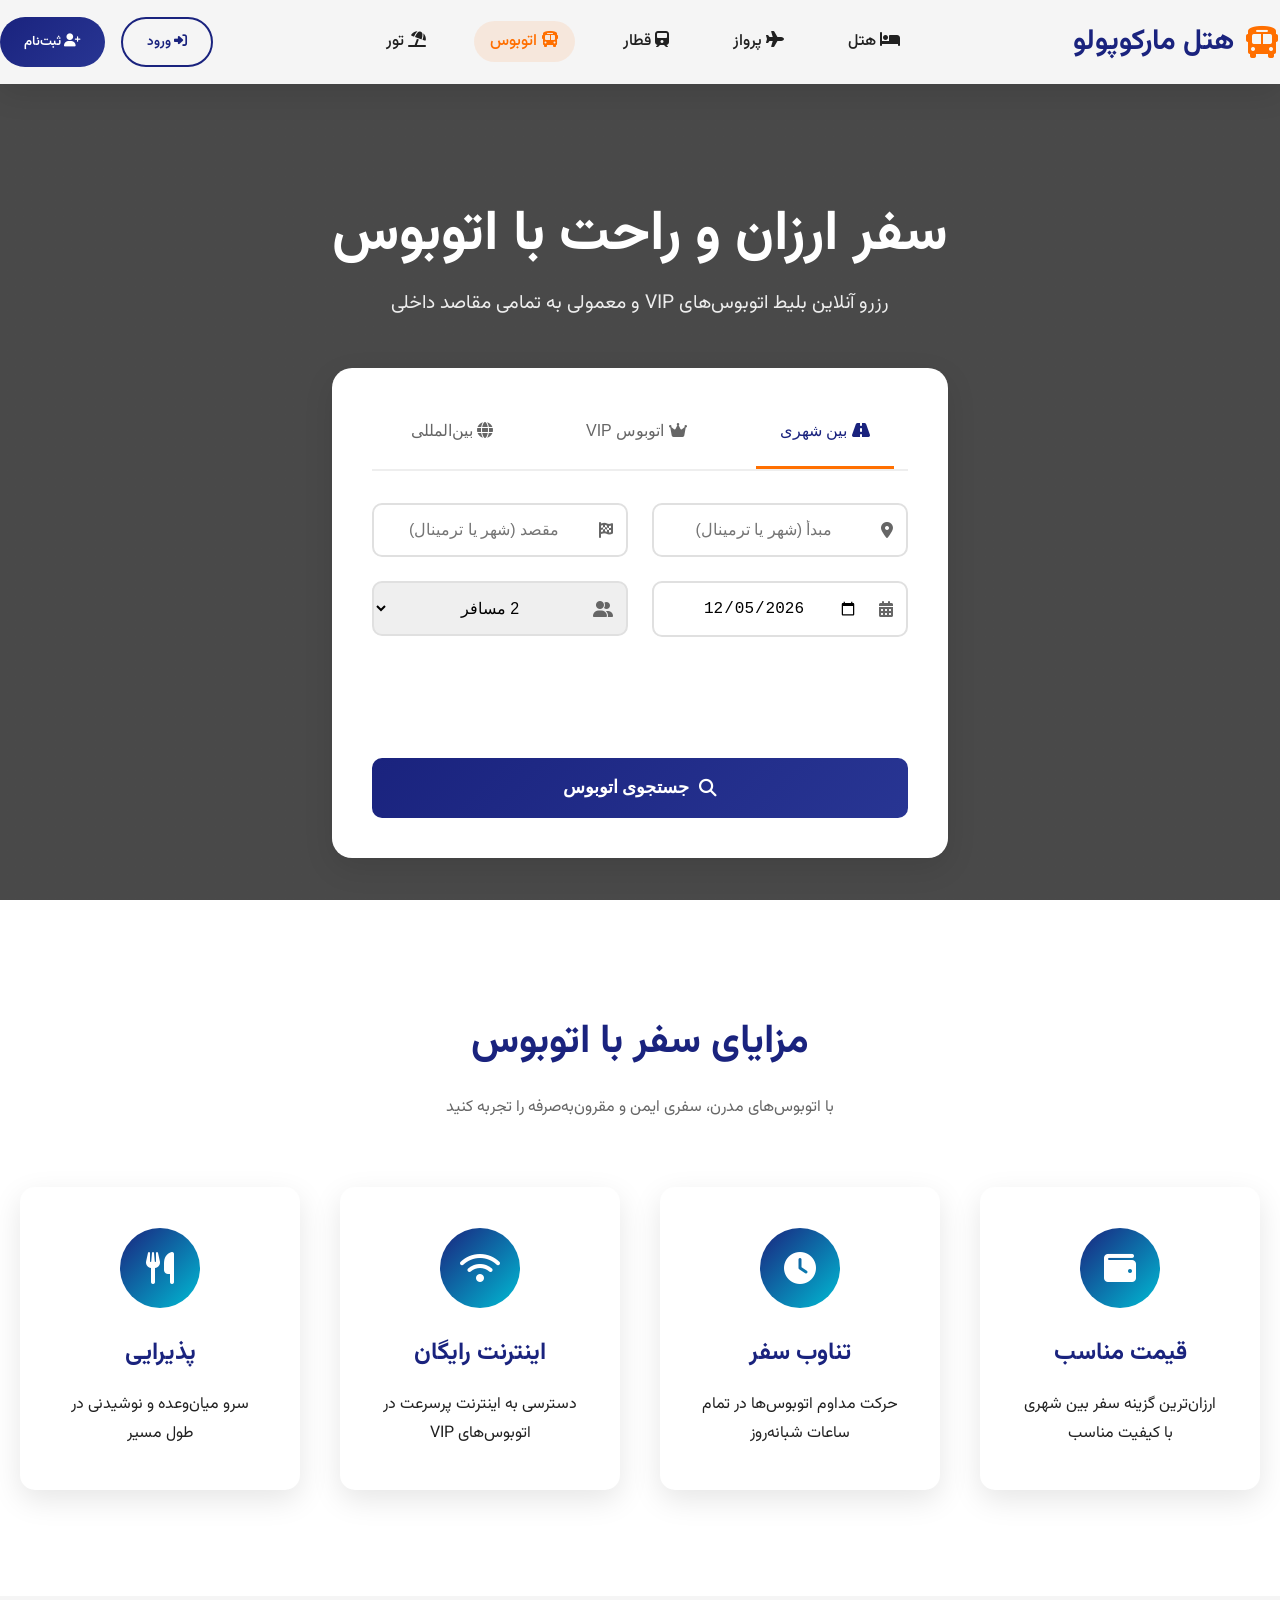
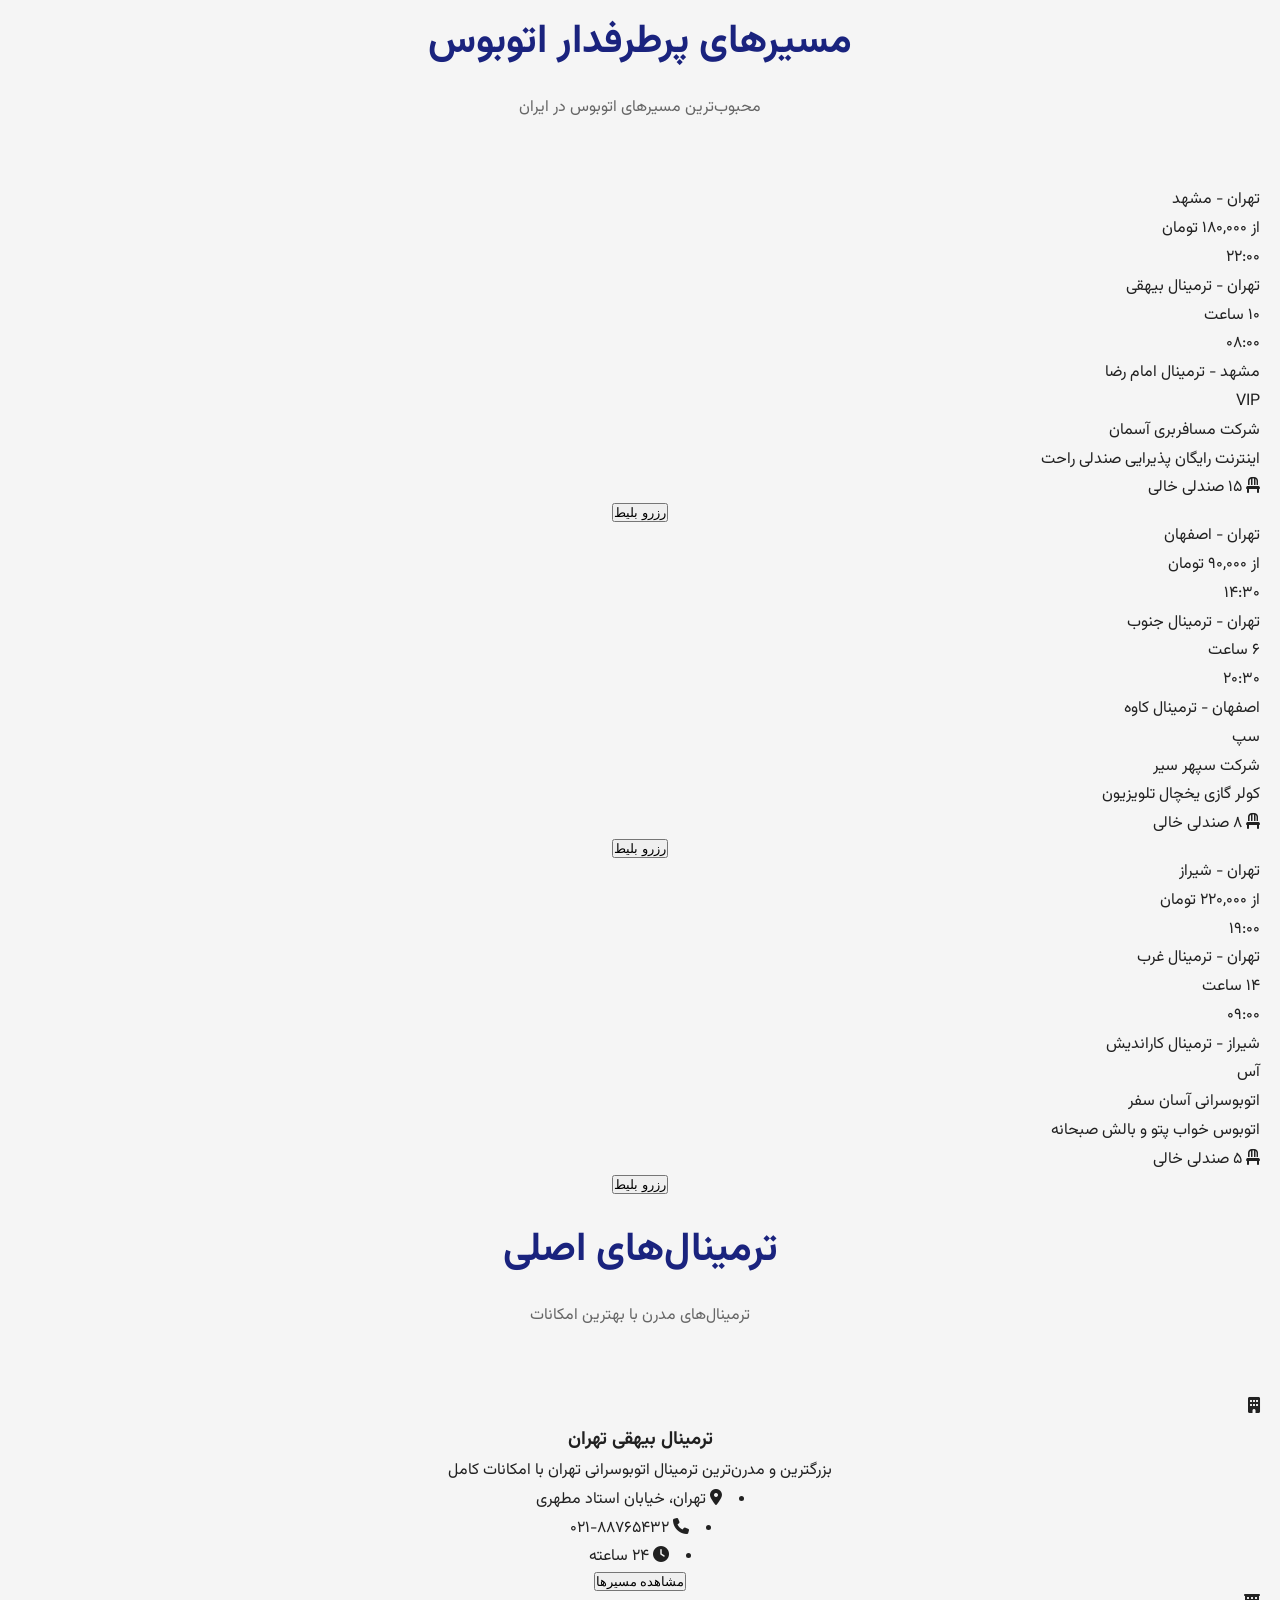
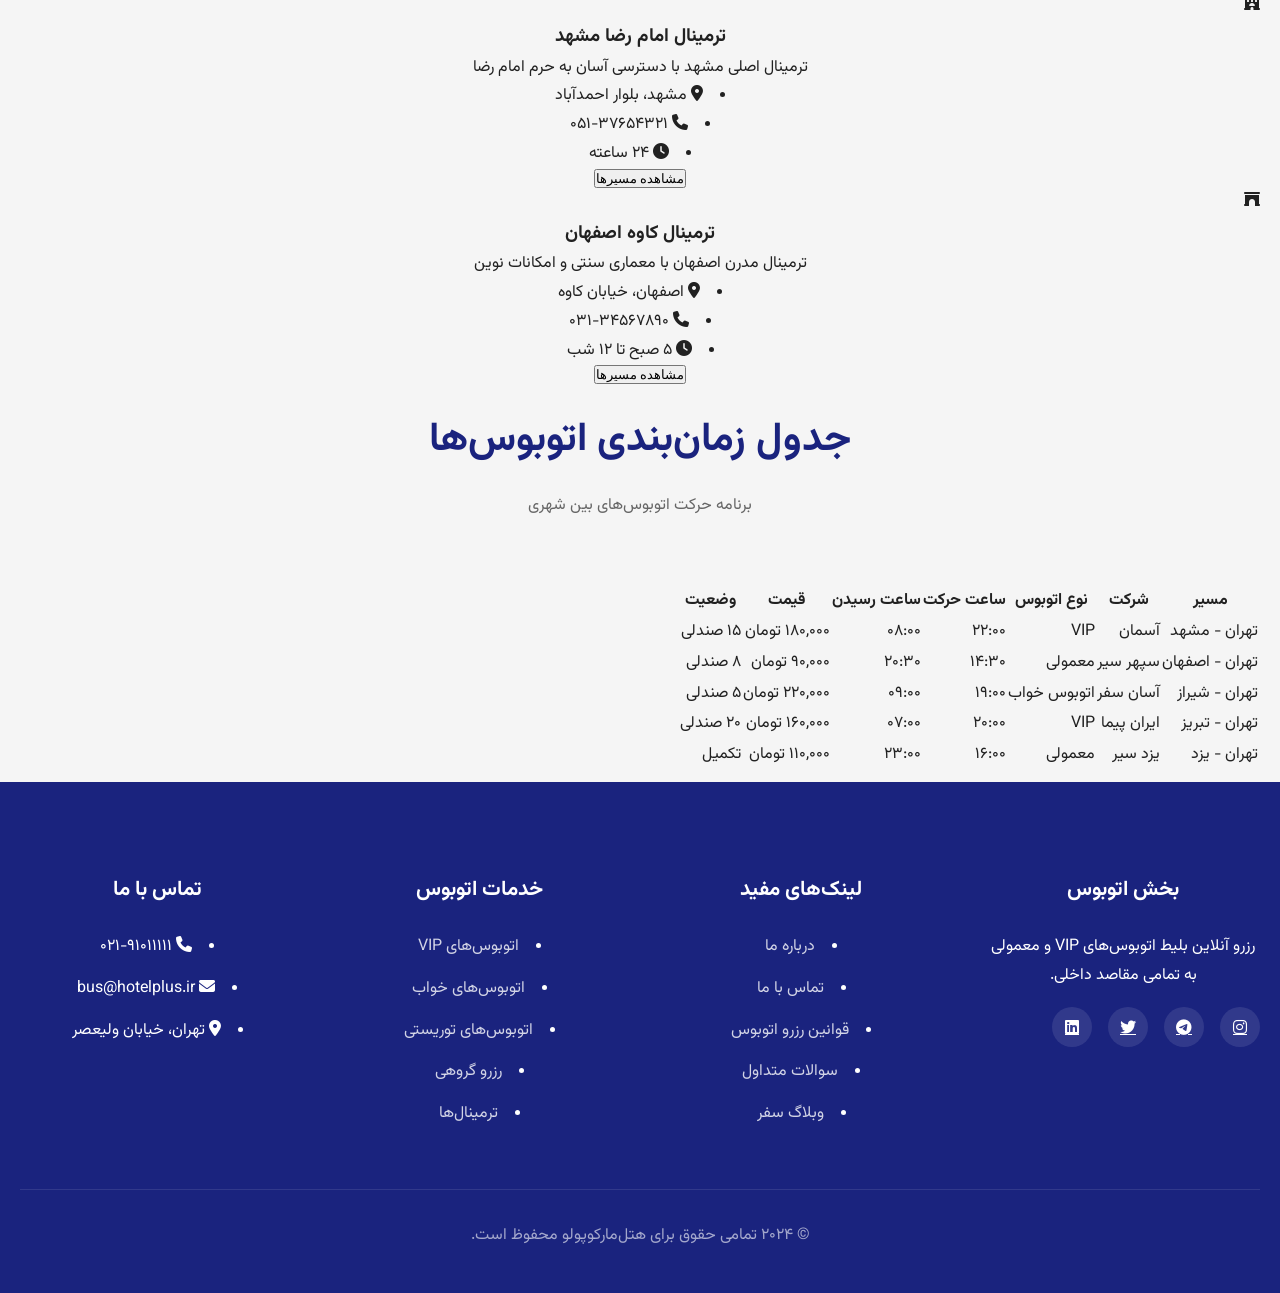
<file: frontend/public/bus.html>
<!DOCTYPE html>
<html dir="rtl" lang="fa">
<head>
    <meta charset="UTF-8">
    <meta content="width=device-width, initial-scale=1.0" name="viewport">
    <title>رزرو اتوبوس | اتوبوس‌های داخلی | هتل مارکوپولو</title>
    <link href="https://cdnjs.cloudflare.com/ajax/libs/font-awesome/6.4.0/css/all.min.css" rel="stylesheet">
    <link href="https://fonts.googleapis.com/css2?family=Vazirmatn:wght@300;400;500;600;700&display=swap"
          rel="stylesheet">
    <link href="style.css" rel="stylesheet">
</head>
<body class="bus-page">
<!-- Header -->
<header>
    <div class="container nav-container">
        <a class="logo" href="index.html">
            <i class="fas fa-bus"></i>
            هتل مارکوپولو
        </a>

        <ul class="nav-menu">
            <li><a href="index.html"><i class="fas fa-bed"></i> هتل</a></li>
            <li><a href="flight.html"><i class="fas fa-plane"></i> پرواز</a></li>
            <li><a href="train.html"><i class="fas fa-train"></i> قطار</a></li>
            <li><a class="active" href="bus.html"><i class="fas fa-bus"></i> اتوبوس</a></li>
            <li><a href="tour.html"><i class="fas fa-umbrella-beach"></i> تور</a></li>
        </ul>

        <div class="auth-buttons">
            <button class="btn btn-outline" onclick="window.location.href='login.html'">
                <i class="fas fa-sign-in-alt"></i> ورود
            </button>
            <button class="btn btn-primary" onclick="window.location.href='register.html'">
                <i class="fas fa-user-plus"></i> ثبت‌نام
            </button>
        </div>
    </div>
</header>

<!-- Hero Section برای اتوبوس -->
<section class="hero">
    <div class="container">
        <div class="hero-content">
            <h1>سفر ارزان و راحت با اتوبوس</h1>
            <p>رزرو آنلاین بلیط اتوبوس‌های VIP و معمولی به تمامی مقاصد داخلی</p>

            <div class="search-container">
                <div class="search-tabs">
                    <button class="tab active" data-tab="intercity">
                        <i class="fas fa-road"></i> بین شهری
                    </button>
                    <button class="tab" data-tab="vip">
                        <i class="fas fa-crown"></i> اتوبوس VIP
                    </button>
                    <button class="tab" data-tab="international">
                        <i class="fas fa-globe"></i> بین‌المللی
                    </button>
                </div>

                <div class="search-grid">
                    <div class="input-group">
                        <i class="fas fa-map-marker-alt"></i>
                        <input id="bus-origin" placeholder="مبدأ (شهر یا ترمینال)" type="text">
                    </div>

                    <div class="input-group">
                        <i class="fas fa-flag-checkered"></i>
                        <input id="bus-destination" placeholder="مقصد (شهر یا ترمینال)" type="text">
                    </div>

                    <div class="input-group">
                        <i class="fas fa-calendar-alt"></i>
                        <input id="bus-date" type="date">
                    </div>

                    <div class="input-group">
                        <i class="fas fa-user-friends"></i>
                        <select id="bus-passengers">
                            <option value="1">1 مسافر</option>
                            <option selected value="2">2 مسافر</option>
                            <option value="3">3 مسافر</option>
                            <option value="4">4 مسافر</option>
                            <option value="5">5+ مسافر</option>
                        </select>
                    </div>
                </div>

                <!-- کلاس‌های اتوبوس -->
                <div style="margin: 2rem 0; display: flex; gap: 1rem; flex-wrap: wrap;">
                    <div class="bus-class-option" data-class="normal">
                        <i class="fas fa-bus"></i>
                        <span>اتوبوس معمولی</span>
                        <div class="price-note">اقتصادی</div>
                    </div>
                    <div class="bus-class-option active" data-class="vip">
                        <i class="fas fa-crown"></i>
                        <span>اتوبوس VIP</span>
                        <div class="price-note">لوکس و راحت</div>
                    </div>
                    <div class="bus-class-option" data-class="sleeper">
                        <i class="fas fa-bed"></i>
                        <span>اتوبوس خواب</span>
                        <div class="price-note">سفرهای شبانه</div>
                    </div>
                    <div class="bus-class-option" data-class="tourist">
                        <i class="fas fa-camera"></i>
                        <span>تور گردشگری</span>
                        <div class="price-note">با تورلیدر</div>
                    </div>
                </div>

                <button class="search-btn" id="search-bus">
                    <i class="fas fa-search"></i>
                    جستجوی اتوبوس
                </button>
            </div>
        </div>
    </div>
</section>

<!-- Features Section برای اتوبوس -->
<section class="features">
    <div class="container">
        <div class="section-title">
            <h2>مزایای سفر با اتوبوس</h2>
            <p>با اتوبوس‌های مدرن، سفری ایمن و مقرون‌به‌صرفه را تجربه کنید</p>
        </div>

        <div class="features-grid">
            <div class="feature-card">
                <div class="feature-icon">
                    <i class="fas fa-wallet"></i>
                </div>
                <h3>قیمت مناسب</h3>
                <p>ارزان‌ترین گزینه سفر بین شهری با کیفیت مناسب</p>
            </div>

            <div class="feature-card">
                <div class="feature-icon">
                    <i class="fas fa-clock"></i>
                </div>
                <h3>تناوب سفر</h3>
                <p>حرکت مداوم اتوبوس‌ها در تمام ساعات شبانه‌روز</p>
            </div>

            <div class="feature-card">
                <div class="feature-icon">
                    <i class="fas fa-wifi"></i>
                </div>
                <h3>اینترنت رایگان</h3>
                <p>دسترسی به اینترنت پرسرعت در اتوبوس‌های VIP</p>
            </div>

            <div class="feature-card">
                <div class="feature-icon">
                    <i class="fas fa-utensils"></i>
                </div>
                <h3>پذیرایی</h3>
                <p>سرو میان‌وعده و نوشیدنی در طول مسیر</p>
            </div>
        </div>
    </div>
</section>

<!-- Popular Bus Routes Section -->
<section class="bus-routes">
    <div class="container">
        <div class="section-title">
            <h2>مسیرهای پرطرفدار اتوبوس</h2>
            <p>محبوب‌ترین مسیرهای اتوبوس در ایران</p>
        </div>

        <div class="routes-grid">
            <div class="bus-route-card">
                <div class="bus-route-header">
                    <div class="bus-route-title">تهران - مشهد</div>
                    <div class="bus-route-price">از ۱۸۰,۰۰۰ تومان</div>
                </div>

                <div class="bus-route-details">
                    <div class="bus-route-time">
                        <div class="time">۲۲:۰۰</div>
                        <div class="city">تهران - ترمینال بیهقی</div>
                    </div>

                    <div class="bus-duration">۱۰ ساعت</div>

                    <div class="bus-route-time">
                        <div class="time">۰۸:۰۰</div>
                        <div class="city">مشهد - ترمینال امام رضا</div>
                    </div>
                </div>

                <div class="bus-company">
                    <div class="bus-company-logo">VIP</div>
                    <span>شرکت مسافربری آسمان</span>
                </div>

                <div class="bus-features">
                    <span>اینترنت رایگان</span>
                    <span>پذیرایی</span>
                    <span>صندلی راحت</span>
                </div>

                <div class="bus-seats">
                    <i class="fas fa-chair"></i>
                    <span>۱۵ صندلی خالی</span>
                </div>

                <button class="book-btn">رزرو بلیط</button>
            </div>

            <div class="bus-route-card">
                <div class="bus-route-header">
                    <div class="bus-route-title">تهران - اصفهان</div>
                    <div class="bus-route-price">از ۹۰,۰۰۰ تومان</div>
                </div>

                <div class="bus-route-details">
                    <div class="bus-route-time">
                        <div class="time">۱۴:۳۰</div>
                        <div class="city">تهران - ترمینال جنوب</div>
                    </div>

                    <div class="bus-duration">۶ ساعت</div>

                    <div class="bus-route-time">
                        <div class="time">۲۰:۳۰</div>
                        <div class="city">اصفهان - ترمینال کاوه</div>
                    </div>
                </div>

                <div class="bus-company">
                    <div class="bus-company-logo">سپ</div>
                    <span>شرکت سپهر سیر</span>
                </div>

                <div class="bus-features">
                    <span>کولر گازی</span>
                    <span>یخچال</span>
                    <span>تلویزیون</span>
                </div>

                <div class="bus-seats">
                    <i class="fas fa-chair"></i>
                    <span>۸ صندلی خالی</span>
                </div>

                <button class="book-btn">رزرو بلیط</button>
            </div>

            <div class="bus-route-card">
                <div class="bus-route-header">
                    <div class="bus-route-title">تهران - شیراز</div>
                    <div class="bus-route-price">از ۲۲۰,۰۰۰ تومان</div>
                </div>

                <div class="bus-route-details">
                    <div class="bus-route-time">
                        <div class="time">۱۹:۰۰</div>
                        <div class="city">تهران - ترمینال غرب</div>
                    </div>

                    <div class="bus-duration">۱۴ ساعت</div>

                    <div class="bus-route-time">
                        <div class="time">۰۹:۰۰</div>
                        <div class="city">شیراز - ترمینال کاراندیش</div>
                    </div>
                </div>

                <div class="bus-company">
                    <div class="bus-company-logo">آس</div>
                    <span>اتوبوسرانی آسان سفر</span>
                </div>

                <div class="bus-features">
                    <span>اتوبوس خواب</span>
                    <span>پتو و بالش</span>
                    <span>صبحانه</span>
                </div>

                <div class="bus-seats">
                    <i class="fas fa-chair"></i>
                    <span>۵ صندلی خالی</span>
                </div>

                <button class="book-btn">رزرو بلیط</button>
            </div>
        </div>
    </div>
</section>

<!-- Terminals Section -->
<section class="terminals-section">
    <div class="container">
        <div class="section-title">
            <h2>ترمینال‌های اصلی</h2>
            <p>ترمینال‌های مدرن با بهترین امکانات</p>
        </div>

        <div class="terminals-grid">
            <div class="terminal-card">
                <div class="terminal-icon">
                    <i class="fas fa-building"></i>
                </div>
                <h3>ترمینال بیهقی تهران</h3>
                <p>بزرگترین و مدرن‌ترین ترمینال اتوبوسرانی تهران با امکانات کامل</p>

                <div class="terminal-info">
                    <ul>
                        <li><i class="fas fa-map-marker-alt"></i> تهران، خیابان استاد مطهری</li>
                        <li><i class="fas fa-phone"></i> ۰۲۱-۸۸۷۶۵۴۳۲</li>
                        <li><i class="fas fa-clock"></i> ۲۴ ساعته</li>
                    </ul>
                </div>

                <button class="book-btn secondary">مشاهده مسیرها</button>
            </div>

            <div class="terminal-card">
                <div class="terminal-icon">
                    <i class="fas fa-hotel"></i>
                </div>
                <h3>ترمینال امام رضا مشهد</h3>
                <p>ترمینال اصلی مشهد با دسترسی آسان به حرم امام رضا</p>

                <div class="terminal-info">
                    <ul>
                        <li><i class="fas fa-map-marker-alt"></i> مشهد، بلوار احمدآباد</li>
                        <li><i class="fas fa-phone"></i> ۰۵۱-۳۷۶۵۴۳۲۱</li>
                        <li><i class="fas fa-clock"></i> ۲۴ ساعته</li>
                    </ul>
                </div>

                <button class="book-btn secondary">مشاهده مسیرها</button>
            </div>

            <div class="terminal-card">
                <div class="terminal-icon">
                    <i class="fas fa-archway"></i>
                </div>
                <h3>ترمینال کاوه اصفهان</h3>
                <p>ترمینال مدرن اصفهان با معماری سنتی و امکانات نوین</p>

                <div class="terminal-info">
                    <ul>
                        <li><i class="fas fa-map-marker-alt"></i> اصفهان، خیابان کاوه</li>
                        <li><i class="fas fa-phone"></i> ۰۳۱-۳۴۵۶۷۸۹۰</li>
                        <li><i class="fas fa-clock"></i> ۵ صبح تا ۱۲ شب</li>
                    </ul>
                </div>

                <button class="book-btn secondary">مشاهده مسیرها</button>
            </div>
        </div>
    </div>
</section>

<!-- Bus Schedule Section -->
<section class="bus-schedule-section">
    <div class="container">
        <div class="section-title">
            <h2>جدول زمان‌بندی اتوبوس‌ها</h2>
            <p>برنامه حرکت اتوبوس‌های بین شهری</p>
        </div>

        <table class="bus-schedule-table">
            <thead>
            <tr>
                <th>مسیر</th>
                <th>شرکت</th>
                <th>نوع اتوبوس</th>
                <th>ساعت حرکت</th>
                <th>ساعت رسیدن</th>
                <th>قیمت</th>
                <th>وضعیت</th>
            </tr>
            </thead>
            <tbody>
            <tr>
                <td>تهران - مشهد</td>
                <td>آسمان</td>
                <td><span class="bus-type">VIP</span></td>
                <td>۲۲:۰۰</td>
                <td>۰۸:۰۰</td>
                <td>۱۸۰,۰۰۰ تومان</td>
                <td class="availability">۱۵ صندلی</td>
            </tr>
            <tr>
                <td>تهران - اصفهان</td>
                <td>سپهر سیر</td>
                <td><span class="bus-type">معمولی</span></td>
                <td>۱۴:۳۰</td>
                <td>۲۰:۳۰</td>
                <td>۹۰,۰۰۰ تومان</td>
                <td class="availability low">۸ صندلی</td>
            </tr>
            <tr>
                <td>تهران - شیراز</td>
                <td>آسان سفر</td>
                <td><span class="bus-type">اتوبوس خواب</span></td>
                <td>۱۹:۰۰</td>
                <td>۰۹:۰۰</td>
                <td>۲۲۰,۰۰۰ تومان</td>
                <td class="availability low">۵ صندلی</td>
            </tr>
            <tr>
                <td>تهران - تبریز</td>
                <td>ایران پیما</td>
                <td><span class="bus-type">VIP</span></td>
                <td>۲۰:۰۰</td>
                <td>۰۷:۰۰</td>
                <td>۱۶۰,۰۰۰ تومان</td>
                <td class="availability">۲۰ صندلی</td>
            </tr>
            <tr>
                <td>تهران - یزد</td>
                <td>یزد سیر</td>
                <td><span class="bus-type">معمولی</span></td>
                <td>۱۶:۰۰</td>
                <td>۲۳:۰۰</td>
                <td>۱۱۰,۰۰۰ تومان</td>
                <td class="availability sold-out">تکمیل</td>
            </tr>
            </tbody>
        </table>
    </div>
</section>

<!-- Footer -->
<footer>
    <div class="container">
        <div class="footer-grid">
            <div class="footer-col">
                <h3>بخش اتوبوس</h3>
                <p>رزرو آنلاین بلیط اتوبوس‌های VIP و معمولی به تمامی مقاصد داخلی.</p>
                <div class="social-links">
                    <a href="#"><i class="fab fa-instagram"></i></a>
                    <a href="#"><i class="fab fa-telegram"></i></a>
                    <a href="#"><i class="fab fa-twitter"></i></a>
                    <a href="#"><i class="fab fa-linkedin"></i></a>
                </div>
            </div>

            <div class="footer-col">
                <h3>لینک‌های مفید</h3>
                <ul>
                    <li><a href="#">درباره ما</a></li>
                    <li><a href="#">تماس با ما</a></li>
                    <li><a href="#">قوانین رزرو اتوبوس</a></li>
                    <li><a href="#">سوالات متداول</a></li>
                    <li><a href="#">وبلاگ سفر</a></li>
                </ul>
            </div>

            <div class="footer-col">
                <h3>خدمات اتوبوس</h3>
                <ul>
                    <li><a href="#">اتوبوس‌های VIP</a></li>
                    <li><a href="#">اتوبوس‌های خواب</a></li>
                    <li><a href="#">اتوبوس‌های توریستی</a></li>
                    <li><a href="#">رزرو گروهی</a></li>
                    <li><a href="#">ترمینال‌ها</a></li>
                </ul>
            </div>

            <div class="footer-col">
                <h3>تماس با ما</h3>
                <ul>
                    <li><i class="fas fa-phone"></i> ۰۲۱-۹۱۰۱۱۱۱۱</li>
                    <li><i class="fas fa-envelope"></i> bus@hotelplus.ir</li>
                    <li><i class="fas fa-map-marker-alt"></i> تهران، خیابان ولیعصر</li>
                </ul>
            </div>
        </div>

        <div class="copyright">
            <p>© ۲۰۲۴ تمامی حقوق برای هتل‌مارکوپولو محفوظ است.</p>
        </div>
    </div>
</footer>

<script>
    // مدیریت تب‌ها
    document.querySelectorAll('.tab').forEach(tab => {
        tab.addEventListener('click', function () {
            document.querySelectorAll('.tab').forEach(t => t.classList.remove('active'));
            this.classList.add('active');
        });
    });

    // مدیریت انتخاب کلاس اتوبوس
    document.querySelectorAll('.bus-class-option').forEach(option => {
        option.addEventListener('click', function () {
            document.querySelectorAll('.bus-class-option').forEach(opt => opt.classList.remove('active'));
            this.classList.add('active');
        });
    });

    // تنظیم تاریخ پیش‌فرض (فردا)
    const tomorrow = new Date();
    tomorrow.setDate(tomorrow.getDate() + 1);
    document.getElementById('bus-date').value = tomorrow.toISOString().split('T')[0];

    // انیمیشن اسکرول هدر
    window.addEventListener('scroll', function () {
        const header = document.querySelector('header');
        if (window.scrollY > 100) {
            header.style.background = 'rgba(255, 255, 255, 0.98)';
            header.style.boxShadow = '0 5px 20px rgba(0, 0, 0, 0.1)';
        } else {
            header.style.background = 'rgba(255, 255, 255, 0.95)';
            header.style.boxShadow = '0 10px 30px rgba(0, 0, 0, 0.1)';
        }
    });

    // شبیه‌سازی جستجو
    document.getElementById('search-bus').addEventListener('click', function () {
        const origin = document.getElementById('bus-origin').value;
        const destination = document.getElementById('bus-destination').value;
        const date = document.getElementById('bus-date').value;
        const selectedClass = document.querySelector('.bus-class-option.active').getAttribute('data-class');

        if (origin && destination) {
            const classNames = {
                'normal': 'اتوبوس معمولی',
                'vip': 'اتوبوس VIP',
                'sleeper': 'اتوبوس خواب',
                'tourist': 'تور گردشگری'
            };

            alert(`در حال جستجوی اتوبوس از ${origin} به ${destination} در تاریخ ${date} با کلاس ${classNames[selectedClass]} ...`);
        } else {
            alert('لطفاً مبدأ و مقصد را وارد کنید.');
        }
    });

    // شبیه‌سازی رزرو بلیط
    document.querySelectorAll('.book-btn').forEach((btn, index) => {
        if (!btn.classList.contains('secondary')) {
            btn.addEventListener('click', function () {
                const card = this.closest('.bus-route-card');
                const route = card.querySelector('.bus-route-title').textContent;
                const price = card.querySelector('.bus-route-price').textContent;

                alert(`رزرو بلیط ${route} به مبلغ ${price} با موفقیت انجام شد!`);
            });
        }
    });
</script>
<script src="config.js"></script>
<script src="bus.js"></script>
</body>
</html>
</file>
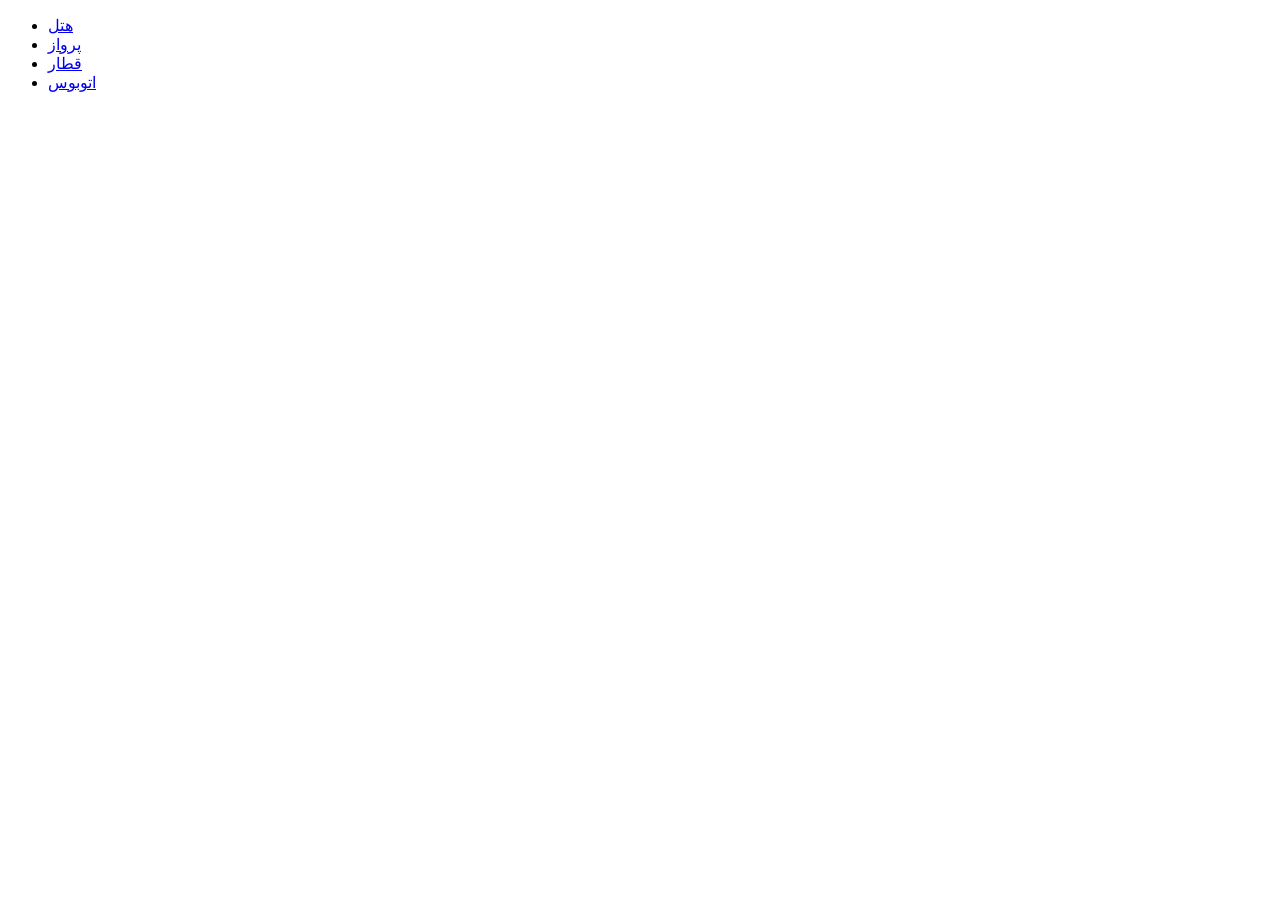
<file: frontend/public/config.html>
<!DOCTYPE html>
<html lang="en">
<head>
    <meta charset="UTF-8">
    <title>Title</title>
</head>
<body>
<ul class="nav-links">
    <li><a class="active" href="index.html"><i class="fas fa-bed"></i> هتل</a></li>
    <li><a href="flight.html"><i class="fas fa-plane"></i> پرواز</a></li>
    <li><a href="train.html"><i class="fas fa-train"></i> قطار</a></li>
    <li><a href="#"><i class="fas fa-bus"></i> اتوبوس</a></li>

</ul>

</body>
</html>
</file>
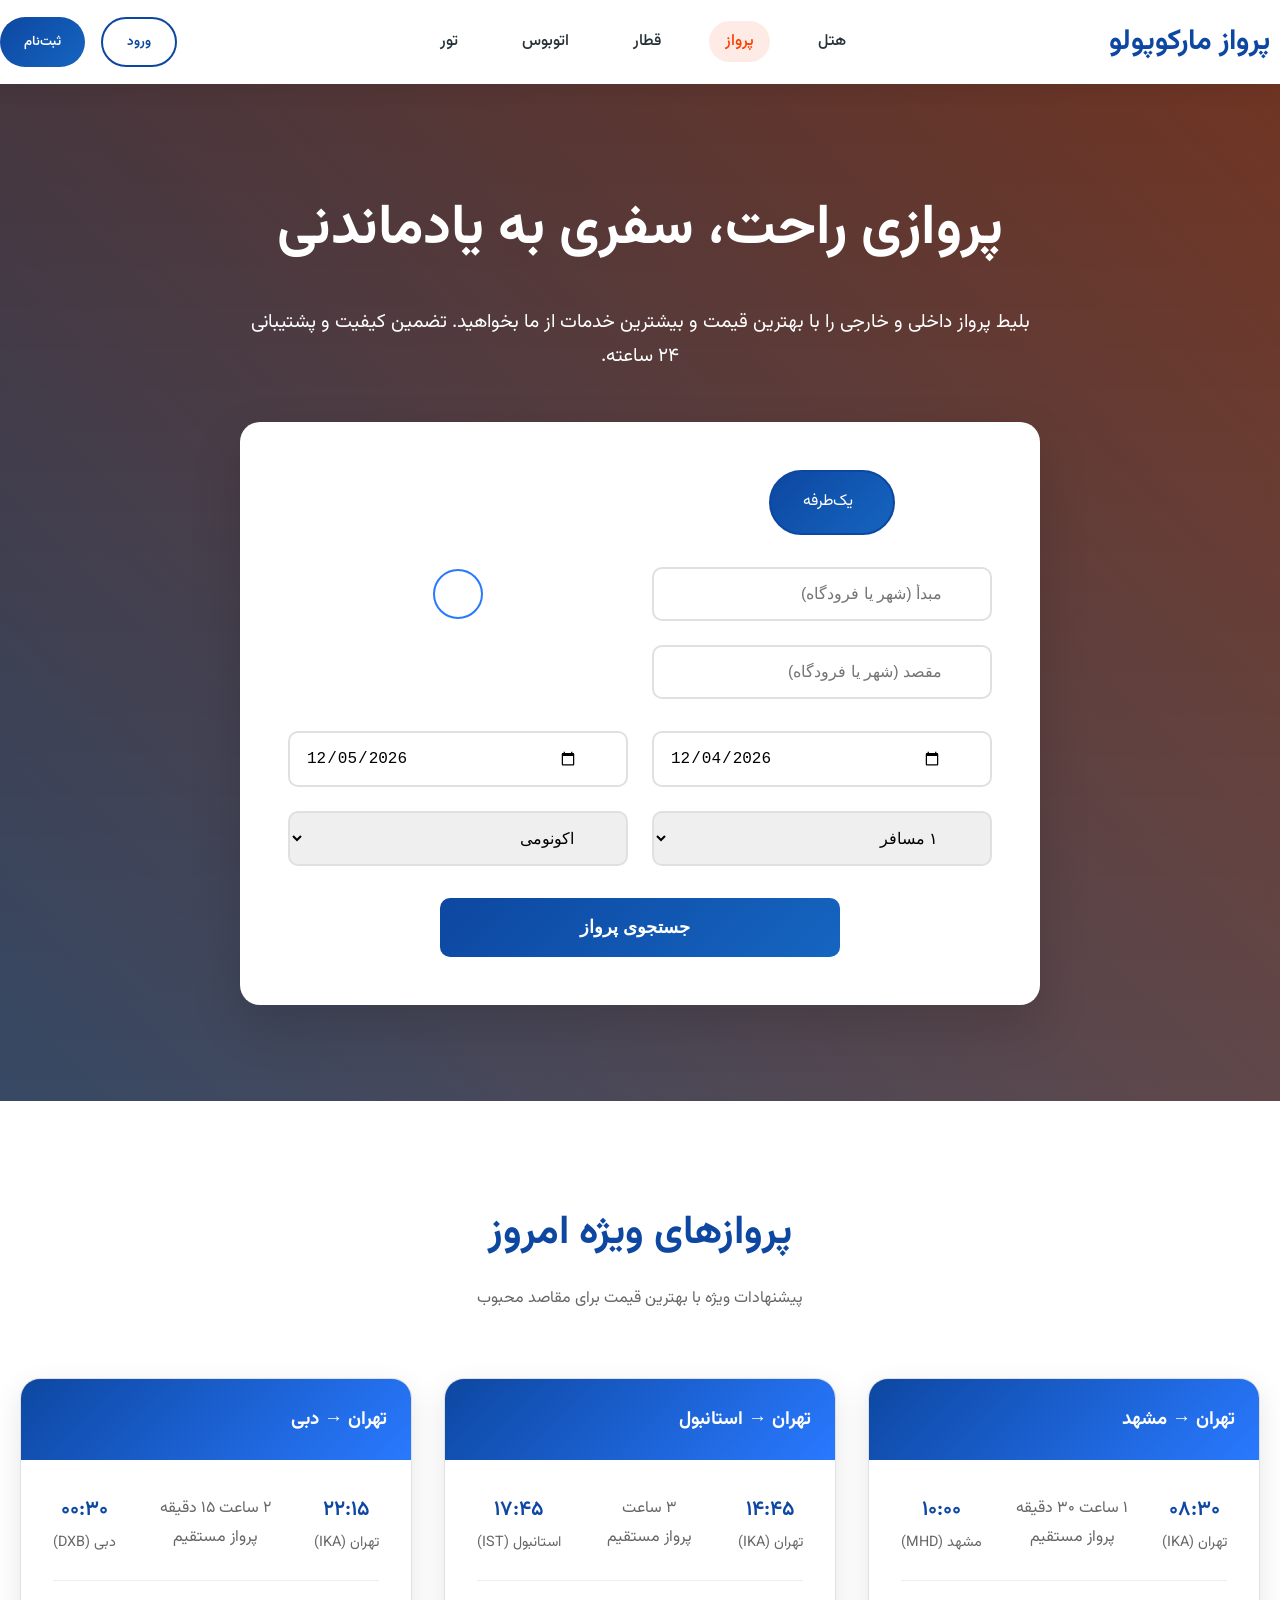
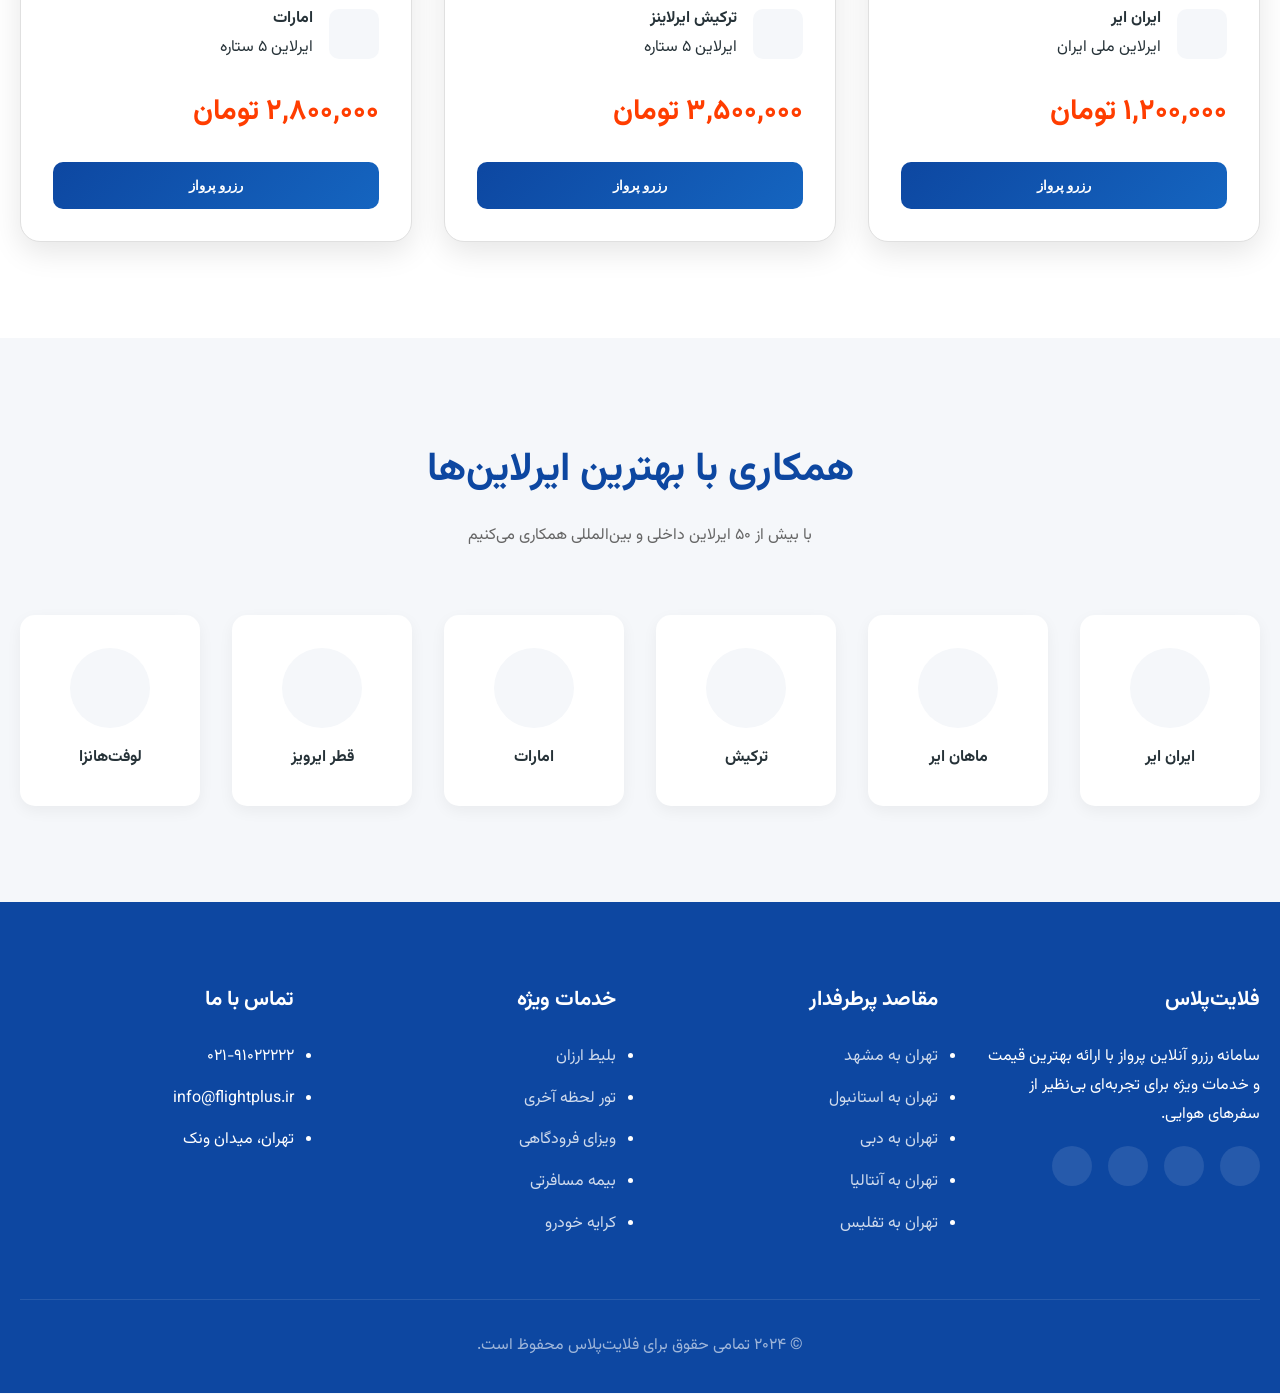
<file: frontend/public/flight.html>
<!DOCTYPE html>
<html dir="rtl" lang="fa">
<head>
    <meta charset="UTF-8">
    <meta content="width=device-width, initial-scale=1.0" name="viewport">
    <title>رزرو پرواز | بلیط هواپیما داخلی و خارجی</title>
    <link href="https://fonts.googleapis.com/css2?family=Vazirmatn:wght@300;400;500;600;700&display=swap"
          rel="stylesheet">
    <style>
        :root {
            --primary: #0d47a1;
            --secondary: #ff3d00;
            --accent: #2979ff;
            --light: #f5f7fa;
            --dark: #263238;
            --gradient: linear-gradient(135deg, #0d47a1, #1565c0);
        }

        * {
            margin: 0;
            padding: 0;
            box-sizing: border-box;
        }

        body {
            font-family: 'Vazirmatn', sans-serif;
            background: var(--light);
            color: var(--dark);
            line-height: 1.8;
        }

        .container {
            max-width: 1400px;
            margin: 0 auto;
            padding: 0 20px;
        }

        /* Navigation */
        header {
            background: white;
            box-shadow: 0 5px 20px rgba(0, 0, 0, 0.08);
            position: sticky;
            top: 0;
            z-index: 1000;
        }

        .nav-container {
            display: flex;
            justify-content: space-between;
            align-items: center;
            padding: 1rem 0;
        }

        .logo {
            display: flex;
            align-items: center;
            gap: 10px;
            font-size: 1.8rem;
            font-weight: 700;
            color: var(--primary);
            text-decoration: none;
        }

        .logo i {
            color: var(--secondary);
            animation: pulse 2s infinite;
        }

        @keyframes pulse {
            0% {
                transform: scale(1);
            }
            50% {
                transform: scale(1.1);
            }
            100% {
                transform: scale(1);
            }
        }

        .nav-menu {
            display: flex;
            gap: 2rem;
            list-style: none;
        }

        .nav-menu a {
            color: var(--dark);
            text-decoration: none;
            font-weight: 500;
            padding: 0.5rem 1rem;
            border-radius: 25px;
            transition: all 0.3s ease;
            position: relative;
        }

        .nav-menu a:hover {
            color: var(--primary);
            background: rgba(13, 71, 161, 0.05);
        }

        .nav-menu a.active {
            color: var(--secondary);
            background: rgba(255, 61, 0, 0.1);
        }

        .auth-buttons {
            display: flex;
            gap: 1rem;
        }

        .btn {
            padding: 0.8rem 1.5rem;
            border-radius: 25px;
            font-weight: 600;
            cursor: pointer;
            transition: all 0.3s ease;
            border: none;
            font-family: inherit;
        }

        .btn-outline {
            background: transparent;
            border: 2px solid var(--primary);
            color: var(--primary);
        }

        .btn-outline:hover {
            background: var(--primary);
            color: white;
            transform: translateY(-2px);
        }

        .btn-primary {
            background: var(--gradient);
            color: white;
        }

        .btn-primary:hover {
            transform: translateY(-2px);
            box-shadow: 0 8px 20px rgba(13, 71, 161, 0.3);
        }

        /* Hero Section */
        .flight-hero {
            background: linear-gradient(rgba(0, 0, 0, 0.8), rgba(0, 0, 0, 0.7)),
            url('https://images.unsplash.com/photo-1436491865332-7a61a109cc05?ixlib=rb-4.0.3&auto=format&fit=crop&w=1920&q=80');
            background-size: cover;
            background-position: center;
            padding: 6rem 0;
            color: white;
            position: relative;
            overflow: hidden;
        }

        .flight-hero::before {
            content: '';
            position: absolute;
            top: 0;
            right: 0;
            width: 100%;
            height: 100%;
            background: linear-gradient(45deg, rgba(13, 71, 161, 0.3), rgba(255, 61, 0, 0.3));
            z-index: 1;
        }

        .flight-hero > * {
            position: relative;
            z-index: 2;
        }

        .hero-content {
            text-align: center;
            max-width: 800px;
            margin: 0 auto;
        }

        .hero-content h1 {
            font-size: 3.5rem;
            margin-bottom: 1.5rem;
            animation: fadeInDown 1s ease;
        }

        @keyframes fadeInDown {
            from {
                opacity: 0;
                transform: translateY(-30px);
            }
            to {
                opacity: 1;
                transform: translateY(0);
            }
        }

        .hero-content p {
            font-size: 1.2rem;
            opacity: 0.9;
            margin-bottom: 3rem;
            animation: fadeInUp 1s ease 0.3s both;
        }

        @keyframes fadeInUp {
            from {
                opacity: 0;
                transform: translateY(30px);
            }
            to {
                opacity: 1;
                transform: translateY(0);
            }
        }

        /* Flight Search */
        .flight-search {
            background: white;
            border-radius: 20px;
            padding: 3rem;
            margin-top: 3rem;
            box-shadow: 0 20px 50px rgba(0, 0, 0, 0.15);
            animation: slideUp 1s ease 0.6s both;
        }

        @keyframes slideUp {
            from {
                opacity: 0;
                transform: translateY(50px);
            }
            to {
                opacity: 1;
                transform: translateY(0);
            }
        }

        .trip-type-selector {
            display: flex;
            justify-content: center;
            gap: 2rem;
            margin-bottom: 2rem;
        }

        .trip-option {
            display: flex;
            align-items: center;
            gap: 0.5rem;
            padding: 1rem 2rem;
            border-radius: 50px;
            cursor: pointer;
            transition: all 0.3s ease;
            border: 2px solid transparent;
        }

        .trip-option:hover {
            border-color: var(--accent);
            background: rgba(41, 121, 255, 0.05);
        }

        .trip-option.active {
            background: var(--gradient);
            color: white;
            border-color: var(--primary);
        }

        .flight-form {
            display: grid;
            grid-template-columns: repeat(auto-fit, minmax(250px, 1fr));
            gap: 1.5rem;
            margin-bottom: 2rem;
        }

        .input-group {
            position: relative;
        }

        .input-group i {
            position: absolute;
            right: 15px;
            top: 50%;
            transform: translateY(-50%);
            color: #666;
        }

        .input-group input,
        .input-group select {
            width: 100%;
            padding: 1rem 3rem 1rem 1rem;
            border: 2px solid #e0e0e0;
            border-radius: 10px;
            font-size: 1rem;
            transition: all 0.3s ease;
        }

        .input-group input:focus,
        .input-group select:focus {
            border-color: var(--accent);
            outline: none;
            box-shadow: 0 0 0 3px rgba(41, 121, 255, 0.1);
        }

        .switch-btn {
            display: flex;
            justify-content: center;
            align-items: center;
        }

        .switch-btn button {
            width: 50px;
            height: 50px;
            border-radius: 50%;
            background: white;
            border: 2px solid var(--accent);
            color: var(--accent);
            cursor: pointer;
            transition: all 0.3s ease;
            display: flex;
            align-items: center;
            justify-content: center;
        }

        .switch-btn button:hover {
            transform: rotate(180deg);
            background: var(--accent);
            color: white;
        }

        .search-btn {
            background: var(--gradient);
            color: white;
            border: none;
            padding: 1.2rem 3rem;
            border-radius: 10px;
            font-size: 1.1rem;
            font-weight: 600;
            cursor: pointer;
            transition: all 0.3s ease;
            display: flex;
            align-items: center;
            justify-content: center;
            gap: 10px;
            width: 100%;
            max-width: 400px;
            margin: 2rem auto 0;
        }

        .search-btn:hover {
            transform: translateY(-3px);
            box-shadow: 0 15px 30px rgba(13, 71, 161, 0.3);
        }

        /* Offers Section */
        .offers-section {
            padding: 6rem 0;
            background: white;
        }

        .section-header {
            text-align: center;
            margin-bottom: 4rem;
        }

        .section-header h2 {
            font-size: 2.5rem;
            color: var(--primary);
            margin-bottom: 1rem;
        }

        .section-header p {
            color: #666;
            max-width: 600px;
            margin: 0 auto;
        }

        .offers-grid {
            display: grid;
            grid-template-columns: repeat(auto-fit, minmax(350px, 1fr));
            gap: 2rem;
        }

        .offer-card {
            background: white;
            border-radius: 20px;
            overflow: hidden;
            box-shadow: 0 10px 30px rgba(0, 0, 0, 0.1);
            transition: all 0.3s ease;
            border: 1px solid #e0e0e0;
        }

        .offer-card:hover {
            transform: translateY(-10px);
            box-shadow: 0 25px 50px rgba(0, 0, 0, 0.15);
            border-color: var(--accent);
        }

        .offer-header {
            background: linear-gradient(135deg, var(--primary), var(--accent));
            color: white;
            padding: 1.5rem;
        }

        .offer-body {
            padding: 2rem;
        }

        .flight-details {
            display: flex;
            justify-content: space-between;
            align-items: center;
            margin-bottom: 1.5rem;
            padding-bottom: 1.5rem;
            border-bottom: 1px solid #eee;
        }

        .flight-info {
            text-align: center;
        }

        .flight-info .time {
            font-size: 1.3rem;
            font-weight: 600;
            color: var(--primary);
        }

        .flight-info .city {
            color: #666;
            font-size: 0.9rem;
        }

        .flight-duration {
            text-align: center;
            color: #666;
        }

        .airline-info {
            display: flex;
            align-items: center;
            gap: 1rem;
            margin-bottom: 1.5rem;
        }

        .airline-logo {
            width: 50px;
            height: 50px;
            background: var(--light);
            border-radius: 10px;
            display: flex;
            align-items: center;
            justify-content: center;
        }

        .offer-price {
            font-size: 1.8rem;
            font-weight: 700;
            color: var(--secondary);
            margin-bottom: 1.5rem;
        }

        .book-btn {
            background: var(--gradient);
            color: white;
            border: none;
            padding: 1rem;
            border-radius: 10px;
            font-weight: 600;
            cursor: pointer;
            transition: all 0.3s ease;
            width: 100%;
        }

        .book-btn:hover {
            background: linear-gradient(135deg, #1565c0, #2979ff);
            transform: translateY(-2px);
        }

        /* Airlines Section */
        .airlines-section {
            padding: 6rem 0;
            background: var(--light);
        }

        .airlines-grid {
            display: grid;
            grid-template-columns: repeat(auto-fit, minmax(150px, 1fr));
            gap: 2rem;
            margin-top: 3rem;
        }

        .airline-item {
            background: white;
            border-radius: 15px;
            padding: 2rem;
            text-align: center;
            box-shadow: 0 5px 15px rgba(0, 0, 0, 0.05);
            transition: all 0.3s ease;
            border: 1px solid transparent;
        }

        .airline-item:hover {
            transform: translateY(-5px);
            box-shadow: 0 15px 30px rgba(0, 0, 0, 0.1);
            border-color: var(--accent);
        }

        .airline-logo-lg {
            width: 80px;
            height: 80px;
            background: var(--light);
            border-radius: 50%;
            display: flex;
            align-items: center;
            justify-content: center;
            margin: 0 auto 1rem;
            font-size: 2rem;
            color: var(--primary);
        }

        /* Footer */
        footer {
            background: var(--primary);
            color: white;
            padding: 5rem 0 2rem;
        }

        .footer-grid {
            display: grid;
            grid-template-columns: repeat(auto-fit, minmax(250px, 1fr));
            gap: 3rem;
            margin-bottom: 3rem;
        }

        .footer-col h3 {
            font-size: 1.3rem;
            margin-bottom: 1.5rem;
            color: white;
        }

        .footer-col ul li {
            margin-bottom: 0.8rem;
        }

        .footer-col ul li a {
            color: rgba(255, 255, 255, 0.8);
            text-decoration: none;
            transition: color 0.3s ease;
        }

        .footer-col ul li a:hover {
            color: white;
            padding-right: 5px;
        }

        .social-links {
            display: flex;
            gap: 1rem;
            margin-top: 1rem;
        }

        .social-links a {
            width: 40px;
            height: 40px;
            border-radius: 50%;
            background: rgba(255, 255, 255, 0.1);
            display: flex;
            align-items: center;
            justify-content: center;
            color: white;
            transition: all 0.3s ease;
        }

        .social-links a:hover {
            background: var(--secondary);
            transform: translateY(-3px);
        }

        .copyright {
            text-align: center;
            padding-top: 2rem;
            border-top: 1px solid rgba(255, 255, 255, 0.1);
            color: rgba(255, 255, 255, 0.6);
        }

        /* Responsive */
        @media (max-width: 992px) {
            .nav-menu {
                display: none;
            }

            .flight-hero h1 {
                font-size: 2.8rem;
            }
        }

        @media (max-width: 768px) {
            .flight-hero h1 {
                font-size: 2.2rem;
            }

            .flight-form {
                grid-template-columns: 1fr;
            }

            .trip-type-selector {
                flex-direction: column;
                align-items: center;
            }

            .offers-grid {
                grid-template-columns: 1fr;
            }

            .airlines-grid {
                grid-template-columns: repeat(2, 1fr);
            }
        }
    </style>
</head>
<body>
<!-- Header -->
<header>
    <div class="container nav-container">
        <a class="logo" href="config.html">
            <i class="fas fa-rocket"></i>
            پرواز مارکوپولو
        </a>

        <ul class="nav-menu">
            <li><a href="index.html"><i class="fas fa-bed"></i> هتل</a></li>
            <li><a class="active" href="flight.html"><i class="fas fa-plane"></i> پرواز</a></li>
            <li><a href="train.html"><i class="fas fa-train"></i> قطار</a></li>
            <li><a href="#"><i class="fas fa-bus"></i> اتوبوس</a></li>
            <li><a href="#"><i class="fas fa-suitcase-rolling"></i> تور</a></li>
        </ul>

        <div class="auth-buttons">
            <button class="btn btn-outline"><i class="fas fa-sign-in-alt"></i> ورود</button>
            <button class="btn btn-primary"><i class="fas fa-user-plus"></i> ثبت‌نام</button>
        </div>
    </div>
</header>

<!-- Hero Section -->
<section class="flight-hero">
    <div class="container">
        <div class="hero-content">
            <h1>پروازی راحت، سفری به یادماندنی</h1>
            <p>بلیط پرواز داخلی و خارجی را با بهترین قیمت و بیشترین خدمات از ما بخواهید. تضمین کیفیت و پشتیبانی ۲۴
                ساعته.</p>

            <div class="flight-search">
                <div class="trip-type-selector">
                    <div class="trip-option active">
                        <i class="fas fa-plane"></i>
                        <span>یک‌طرفه</span>
                    </div>
                    <div class="trip-option">
                        <i class="fas fa-exchange-alt"></i>
                        <span>رفت و برگشت</span>
                    </div>
                    <div class="trip-option">
                        <i class="fas fa-route"></i>
                        <span>چند مقصدی</span>
                    </div>
                </div>

                <div class="flight-form">
                    <div class="input-group">
                        <i class="fas fa-plane-departure"></i>
                        <input list="airports" placeholder="مبدأ (شهر یا فرودگاه)" type="text">
                        <datalist id="airports">
                            <option value="تهران (IKA)"></option>
                            <option value="مشهد (MHD)"></option>
                            <option value="اصفهان (IFN)"></option>
                            <option value="شیراز (SYZ)"></option>
                            <option value="کیش (KIH)"></option>
                        </datalist>
                    </div>

                    <div class="switch-btn">
                        <button id="switchAirports" type="button">
                            <i class="fas fa-exchange-alt"></i>
                        </button>
                    </div>

                    <div class="input-group">
                        <i class="fas fa-plane-arrival"></i>
                        <input placeholder="مقصد (شهر یا فرودگاه)" type="text">
                    </div>
                </div>

                <div class="flight-form">
                    <div class="input-group">
                        <i class="fas fa-calendar-alt"></i>
                        <input id="departDate" type="date">
                    </div>

                    <div class="input-group" id="returnDateGroup">
                        <i class="fas fa-calendar-alt"></i>
                        <input id="returnDate" type="date">
                    </div>

                    <div class="input-group">
                        <i class="fas fa-user-friends"></i>
                        <select id="passengers">
                            <option>۱ مسافر</option>
                            <option>۲ مسافر</option>
                            <option>۳ مسافر</option>
                            <option>۴ مسافر</option>
                        </select>
                    </div>

                    <div class="input-group">
                        <i class="fas fa-chair"></i>
                        <select id="cabinClass">
                            <option>اکونومی</option>
                            <option>بیزینس</option>
                            <option>فرست کلاس</option>
                        </select>
                    </div>
                </div>

                <button class="search-btn">
                    <i class="fas fa-search"></i>
                    جستجوی پرواز
                </button>
            </div>
        </div>
    </div>
</section>

<!-- Offers Section -->
<section class="offers-section">
    <div class="container">
        <div class="section-header">
            <h2>پروازهای ویژه امروز</h2>
            <p>پیشنهادات ویژه با بهترین قیمت برای مقاصد محبوب</p>
        </div>

        <div class="offers-grid">
            <div class="offer-card">
                <div class="offer-header">
                    <h3>تهران → مشهد</h3>
                </div>
                <div class="offer-body">
                    <div class="flight-details">
                        <div class="flight-info">
                            <div class="time">۰۸:۳۰</div>
                            <div class="city">تهران (IKA)</div>
                        </div>
                        <div class="flight-duration">
                            <i class="fas fa-plane"></i>
                            <div>۱ ساعت ۳۰ دقیقه</div>
                            <div>پرواز مستقیم</div>
                        </div>
                        <div class="flight-info">
                            <div class="time">۱۰:۰۰</div>
                            <div class="city">مشهد (MHD)</div>
                        </div>
                    </div>

                    <div class="airline-info">
                        <div class="airline-logo">
                            <i class="fas fa-plane"></i>
                        </div>
                        <div>
                            <h4>ایران ایر</h4>
                            <p>ایرلاین ملی ایران</p>
                        </div>
                    </div>

                    <div class="offer-price">۱,۲۰۰,۰۰۰ تومان</div>
                    <button class="book-btn">رزرو پرواز</button>
                </div>
            </div>

            <div class="offer-card">
                <div class="offer-header">
                    <h3>تهران → استانبول</h3>
                </div>
                <div class="offer-body">
                    <div class="flight-details">
                        <div class="flight-info">
                            <div class="time">۱۴:۴۵</div>
                            <div class="city">تهران (IKA)</div>
                        </div>
                        <div class="flight-duration">
                            <i class="fas fa-plane"></i>
                            <div>۳ ساعت</div>
                            <div>پرواز مستقیم</div>
                        </div>
                        <div class="flight-info">
                            <div class="time">۱۷:۴۵</div>
                            <div class="city">استانبول (IST)</div>
                        </div>
                    </div>

                    <div class="airline-info">
                        <div class="airline-logo">
                            <i class="fas fa-plane"></i>
                        </div>
                        <div>
                            <h4>ترکیش ایرلاینز</h4>
                            <p>ایرلاین ۵ ستاره</p>
                        </div>
                    </div>

                    <div class="offer-price">۳,۵۰۰,۰۰۰ تومان</div>
                    <button class="book-btn">رزرو پرواز</button>
                </div>
            </div>

            <div class="offer-card">
                <div class="offer-header">
                    <h3>تهران → دبی</h3>
                </div>
                <div class="offer-body">
                    <div class="flight-details">
                        <div class="flight-info">
                            <div class="time">۲۲:۱۵</div>
                            <div class="city">تهران (IKA)</div>
                        </div>
                        <div class="flight-duration">
                            <i class="fas fa-plane"></i>
                            <div>۲ ساعت ۱۵ دقیقه</div>
                            <div>پرواز مستقیم</div>
                        </div>
                        <div class="flight-info">
                            <div class="time">۰۰:۳۰</div>
                            <div class="city">دبی (DXB)</div>
                        </div>
                    </div>

                    <div class="airline-info">
                        <div class="airline-logo">
                            <i class="fas fa-plane"></i>
                        </div>
                        <div>
                            <h4>امارات</h4>
                            <p>ایرلاین ۵ ستاره</p>
                        </div>
                    </div>

                    <div class="offer-price">۲,۸۰۰,۰۰۰ تومان</div>
                    <button class="book-btn">رزرو پرواز</button>
                </div>
            </div>
        </div>
    </div>
</section>

<!-- Airlines Section -->
<section class="airlines-section">
    <div class="container">
        <div class="section-header">
            <h2>همکاری با بهترین ایرلاین‌ها</h2>
            <p>با بیش از ۵۰ ایرلاین داخلی و بین‌المللی همکاری می‌کنیم</p>
        </div>

        <div class="airlines-grid">
            <div class="airline-item">
                <div class="airline-logo-lg">
                    <i class="fas fa-plane"></i>
                </div>
                <h4>ایران ایر</h4>
            </div>

            <div class="airline-item">
                <div class="airline-logo-lg">
                    <i class="fas fa-plane"></i>
                </div>
                <h4>ماهان ایر</h4>
            </div>

            <div class="airline-item">
                <div class="airline-logo-lg">
                    <i class="fas fa-plane"></i>
                </div>
                <h4>ترکیش</h4>
            </div>

            <div class="airline-item">
                <div class="airline-logo-lg">
                    <i class="fas fa-plane"></i>
                </div>
                <h4>امارات</h4>
            </div>

            <div class="airline-item">
                <div class="airline-logo-lg">
                    <i class="fas fa-plane"></i>
                </div>
                <h4>قطر ایرویز</h4>
            </div>

            <div class="airline-item">
                <div class="airline-logo-lg">
                    <i class="fas fa-plane"></i>
                </div>
                <h4>لوفت‌هانزا</h4>
            </div>
        </div>
    </div>
</section>

<!-- Footer -->
<footer>
    <div class="container">
        <div class="footer-grid">
            <div class="footer-col">
                <h3>فلایت‌پلاس</h3>
                <p>سامانه رزرو آنلاین پرواز با ارائه بهترین قیمت و خدمات ویژه برای تجربه‌ای بی‌نظیر از سفرهای هوایی.</p>
                <div class="social-links">
                    <a href="#"><i class="fab fa-instagram"></i></a>
                    <a href="#"><i class="fab fa-telegram"></i></a>
                    <a href="#"><i class="fab fa-twitter"></i></a>
                    <a href="#"><i class="fab fa-linkedin"></i></a>
                </div>
            </div>

            <div class="footer-col">
                <h3>مقاصد پرطرفدار</h3>
                <ul>
                    <li><a href="#">تهران به مشهد</a></li>
                    <li><a href="#">تهران به استانبول</a></li>
                    <li><a href="#">تهران به دبی</a></li>
                    <li><a href="#">تهران به آنتالیا</a></li>
                    <li><a href="#">تهران به تفلیس</a></li>
                </ul>
            </div>

            <div class="footer-col">
                <h3>خدمات ویژه</h3>
                <ul>
                    <li><a href="#">بلیط ارزان</a></li>
                    <li><a href="#">تور لحظه آخری</a></li>
                    <li><a href="#">ویزای فرودگاهی</a></li>
                    <li><a href="#">بیمه مسافرتی</a></li>
                    <li><a href="#">کرایه خودرو</a></li>
                </ul>
            </div>

            <div class="footer-col">
                <h3>تماس با ما</h3>
                <ul>
                    <li><i class="fas fa-phone"></i> ۰۲۱-۹۱۰۲۲۲۲۲</li>
                    <li><i class="fas fa-envelope"></i> info@flightplus.ir</li>
                    <li><i class="fas fa-map-marker-alt"></i> تهران، میدان ونک</li>
                </ul>
            </div>
        </div>

        <div class="copyright">
            <p>© ۲۰۲۴ تمامی حقوق برای فلایت‌پلاس محفوظ است.</p>
        </div>
    </div>
</footer>

<script>
    // تاریخ‌های پیش‌فرض
    const today = new Date();
    const tomorrow = new Date(today);
    tomorrow.setDate(tomorrow.getDate() + 1);

    document.getElementById('departDate').value = today.toISOString().split('T')[0];
    document.getElementById('returnDate').value = tomorrow.toISOString().split('T')[0];

    // مدیریت نوع سفر
    const tripOptions = document.querySelectorAll('.trip-option');
    const returnDateGroup = document.getElementById('returnDateGroup');

    tripOptions.forEach(option => {
        option.addEventListener('click', function () {
            tripOptions.forEach(opt => opt.classList.remove('active'));
            this.classList.add('active');

            if (this.textContent.includes('یک‌طرفه')) {
                returnDateGroup.style.display = 'none';
            } else {
                returnDateGroup.style.display = 'block';
            }
        });
    });

    // تعویض مبدا و مقصد
    document.getElementById('switchAirports').addEventListener('click', function () {
        const origin = document.querySelector('input[placeholder*="مبدأ"]');
        const destination = document.querySelector('input[placeholder*="مقصد"]');
        const temp = origin.value;
        origin.value = destination.value;
        destination.value = temp;
    });

    // انیمیشن اسکرول
    window.addEventListener('scroll', function () {
        const cards = document.querySelectorAll('.offer-card, .airline-item');
        cards.forEach(card => {
            const cardTop = card.getBoundingClientRect().top;
            const windowHeight = window.innerHeight;

            if (cardTop < windowHeight - 100) {
                card.style.opacity = '1';
                card.style.transform = 'translateY(0)';
            }
        });
    });

    // مدیریت دکمه رزرو
    document.querySelectorAll('.book-btn').forEach(btn => {
        btn.addEventListener('click', function () {
            const flight = this.closest('.offer-card').querySelector('.offer-header h3').textContent;
            alert(`پرواز ${flight} به سبد خرید شما اضافه شد.`);
        });
    });

    // انیمیشن اولیه برای کارت‌ها
    document.querySelectorAll('.offer-card, .airline-item').forEach(card => {
        card.style.opacity = '0';
        card.style.transform = 'translateY(20px)';
        card.style.transition = 'all 0.6s ease';
    });

    // تریگر انیمیشن
    setTimeout(() => {
        window.dispatchEvent(new Event('scroll'));
    }, 1000);
</script>
<script src="config.js"></script>
<script src="flight.js"></script>
</body>
</html>
</file>
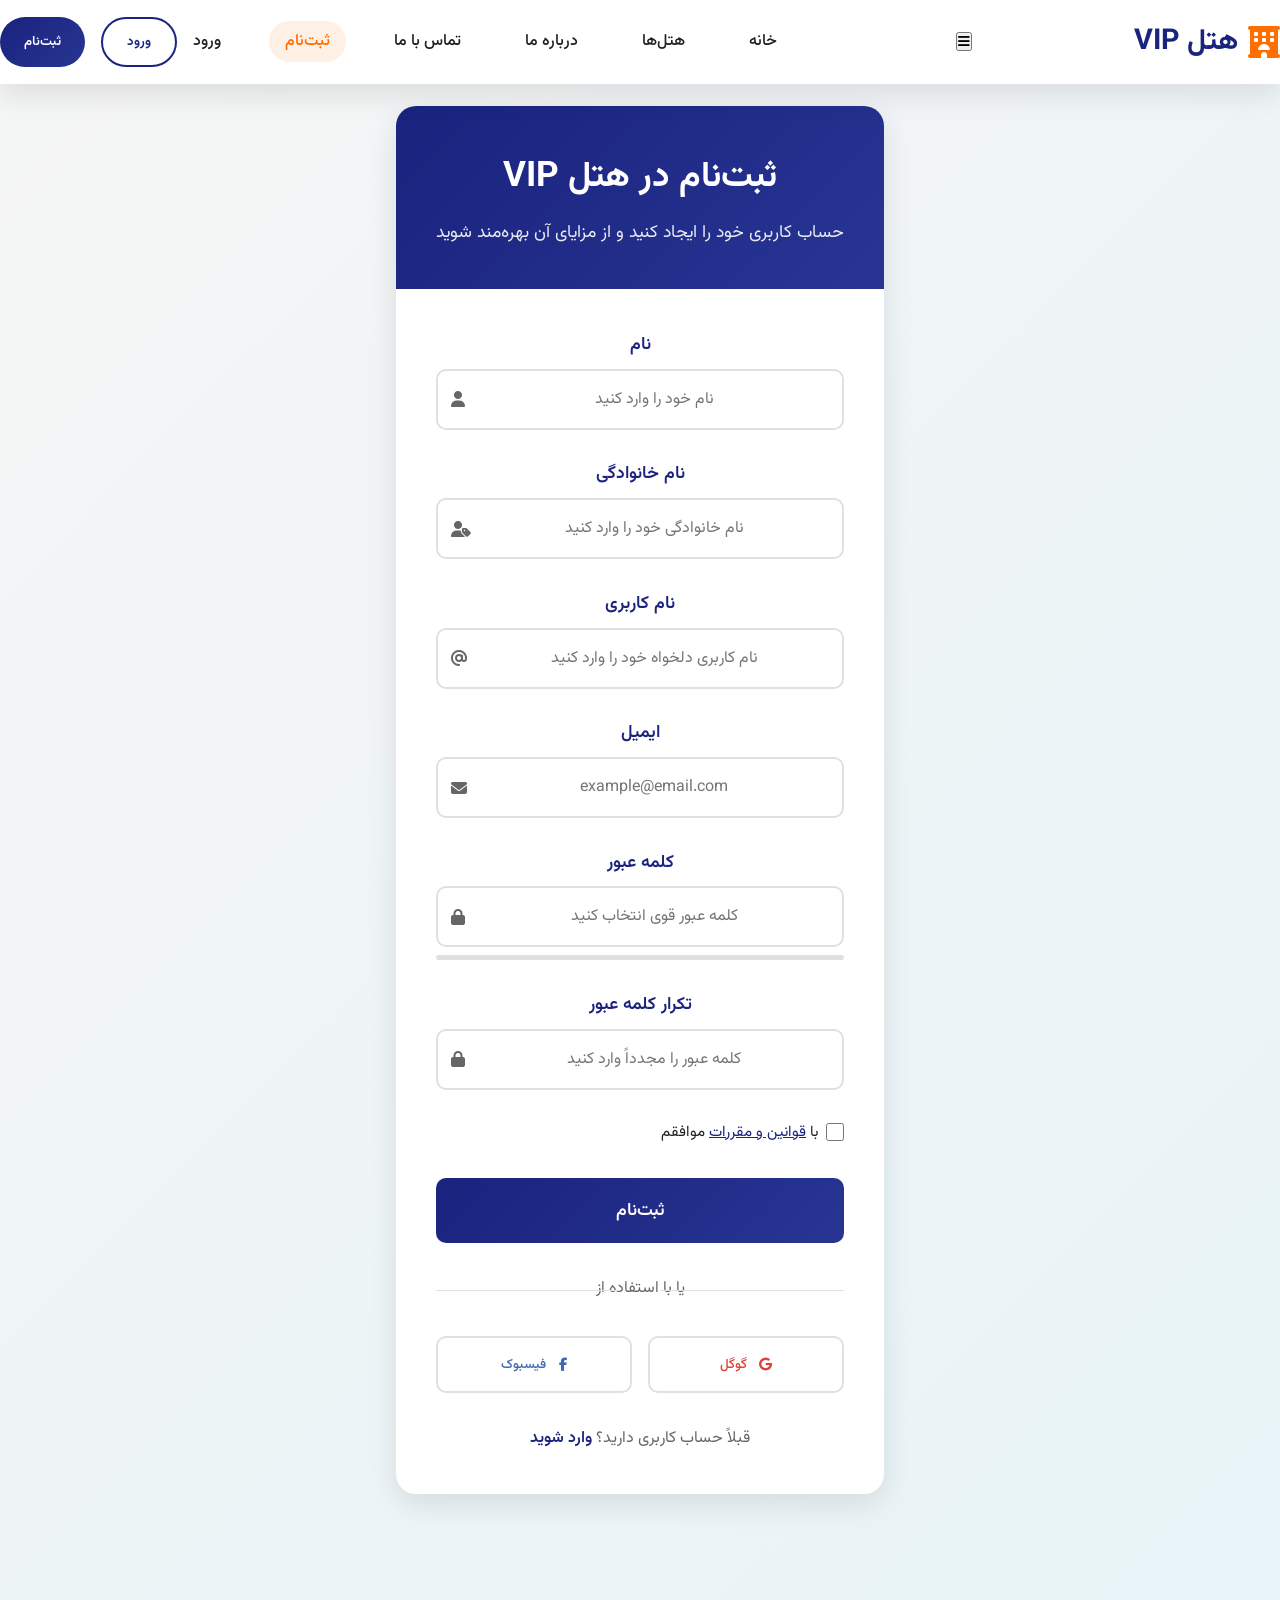
<file: frontend/public/regester.html>
<!DOCTYPE html>
<html dir="rtl" lang="fa">
<head>
    <meta charset="UTF-8">
    <meta content="width=device-width, initial-scale=1.0" name="viewport">
    <title>هتل VIP - ثبت‌نام</title>
    <link href="https://cdnjs.cloudflare.com/ajax/libs/font-awesome/6.4.0/css/all.min.css" rel="stylesheet">
    <link href="https://fonts.googleapis.com" rel="preconnect">
    <link crossorigin href="https://fonts.gstatic.com" rel="preconnect">
    <link href="https://fonts.googleapis.com/css2?family=Vazirmatn:wght@300;400;500;600;700&display=swap"
          rel="stylesheet">
    <link href="style.css" rel="stylesheet">
    <style>
        /* استایل‌های اضافی برای فرم */
        .register-section {
            padding: 6rem 0;
            background: linear-gradient(135deg, #f5f5f5 0%, #e8f4f8 100%);
            min-height: 100vh;
            display: flex;
            align-items: center;
        }

        .register-container {
            max-width: 500px;
            margin: 0 auto;
            background: white;
            border-radius: 20px;
            box-shadow: var(--shadow);
            overflow: hidden;
        }

        .register-header {
            background: var(--gradient);
            color: white;
            padding: 2.5rem;
            text-align: center;
        }

        .register-header h2 {
            font-size: 2.2rem;
            margin-bottom: 0.5rem;
        }

        .register-header p {
            opacity: 0.9;
            font-size: 1.1rem;
        }

        .register-form {
            padding: 2.5rem;
        }

        .form-group {
            margin-bottom: 1.8rem;
        }

        .form-group label {
            display: block;
            margin-bottom: 0.5rem;
            font-weight: 600;
            color: var(--primary);
            font-size: 1.1rem;
        }

        .form-input {
            width: 100%;
            padding: 1rem 1.2rem;
            border: 2px solid #e0e0e0;
            border-radius: 10px;
            font-size: 1rem;
            font-family: 'Vazirmatn', sans-serif;
            transition: all 0.3s ease;
        }

        .form-input:focus {
            border-color: var(--accent);
            outline: none;
            box-shadow: 0 0 0 3px rgba(0, 188, 212, 0.1);
        }

        .form-input-icon {
            position: relative;
        }

        .form-input-icon i {
            position: absolute;
            left: 15px;
            top: 50%;
            transform: translateY(-50%);
            color: #666;
        }

        .form-input-icon input {
            padding-right: 1.2rem;
            padding-left: 3rem;
        }

        .form-options {
            display: flex;
            justify-content: space-between;
            align-items: center;
            margin-bottom: 2rem;
            font-size: 0.95rem;
        }

        .remember-me {
            display: flex;
            align-items: center;
            gap: 0.5rem;
        }

        .remember-me input {
            width: 18px;
            height: 18px;
            accent-color: var(--primary);
        }

        .forgot-password {
            color: var(--primary);
            text-decoration: none;
            transition: color 0.3s ease;
        }

        .forgot-password:hover {
            color: var(--secondary);
            text-decoration: underline;
        }

        .register-btn {
            width: 100%;
            padding: 1.2rem;
            background: var(--gradient);
            color: white;
            border: none;
            border-radius: 10px;
            font-size: 1.1rem;
            font-weight: 600;
            cursor: pointer;
            transition: all 0.3s ease;
            font-family: 'Vazirmatn', sans-serif;
            margin-bottom: 1.5rem;
        }

        .register-btn:hover {
            transform: translateY(-3px);
            box-shadow: 0 10px 25px rgba(26, 35, 126, 0.3);
        }

        .register-divider {
            text-align: center;
            margin: 2rem 0;
            position: relative;
            color: #666;
        }

        .register-divider::before {
            content: '';
            position: absolute;
            top: 50%;
            right: 0;
            width: 45%;
            height: 1px;
            background: #e0e0e0;
        }

        .register-divider::after {
            content: '';
            position: absolute;
            top: 50%;
            left: 0;
            width: 45%;
            height: 1px;
            background: #e0e0e0;
        }

        .social-register {
            display: flex;
            gap: 1rem;
            margin-bottom: 2rem;
        }

        .social-btn {
            flex: 1;
            padding: 1rem;
            border: 2px solid #e0e0e0;
            border-radius: 10px;
            background: white;
            display: flex;
            align-items: center;
            justify-content: center;
            gap: 0.8rem;
            cursor: pointer;
            transition: all 0.3s ease;
            font-family: 'Vazirmatn', sans-serif;
            font-weight: 500;
        }

        .social-btn:hover {
            border-color: var(--primary);
            transform: translateY(-2px);
        }

        .social-btn.google {
            color: #DB4437;
        }

        .social-btn.facebook {
            color: #4267B2;
        }

        .register-footer {
            text-align: center;
            color: #666;
            margin-top: 2rem;
        }

        .register-footer a {
            color: var(--primary);
            text-decoration: none;
            font-weight: 600;
            transition: color 0.3s ease;
        }

        .register-footer a:hover {
            color: var(--secondary);
            text-decoration: underline;
        }

        .password-strength {
            margin-top: 0.5rem;
            height: 5px;
            background: #e0e0e0;
            border-radius: 5px;
            overflow: hidden;
        }

        .strength-bar {
            height: 100%;
            width: 0%;
            transition: width 0.3s ease, background-color 0.3s ease;
        }

        @media (max-width: 768px) {
            .register-container {
                margin: 1rem;
            }

            .register-header,
            .register-form {
                padding: 2rem 1.5rem;
            }

            .social-register {
                flex-direction: column;
            }
        }
    </style>
</head>
<body>
<!-- ناوبری -->
<header>
    <div class="container nav-container">
        <a class="logo" href="#">
            <i class="fas fa-hotel"></i>
            هتل VIP
        </a>

        <button class="mobile-menu-btn">
            <i class="fas fa-bars"></i>
        </button>

        <ul class="nav-menu">
            <li><a href="index.html">خانه</a></li>
            <li><a href="hotels.html">هتل‌ها</a></li>
            <li><a href="about.html">درباره ما</a></li>
            <li><a href="contact.html">تماس با ما</a></li>
            <li><a class="active" href="register.html">ثبت‌نام</a></li>
            <li><a href="login.html">ورود</a></li>
        </ul>

        <div class="auth-buttons">
            <button class="btn btn-outline">ورود</button>
            <button class="btn btn-primary">ثبت‌نام</button>
        </div>
    </div>
</header>

<!-- بخش ثبت‌نام -->
<section class="register-section">
    <div class="container">
        <div class="register-container">
            <div class="register-header">
                <h2>ثبت‌نام در هتل VIP</h2>
                <p>حساب کاربری خود را ایجاد کنید و از مزایای آن بهره‌مند شوید</p>
            </div>

            <form class="register-form" id="registerForm">
                <div class="form-group">
                    <label for="first_name">نام</label>
                    <div class="form-input-icon">
                        <i class="fas fa-user"></i>
                        <input class="form-input" id="first_name" name="first_name" placeholder="نام خود را وارد کنید"
                               required type="text">
                    </div>
                </div>

                <div class="form-group">
                    <label for="last_name">نام خانوادگی</label>
                    <div class="form-input-icon">
                        <i class="fas fa-user-tag"></i>
                        <input class="form-input" id="last_name" name="last_name" placeholder="نام خانوادگی خود را وارد کنید"
                               required type="text">
                    </div>
                </div>

                <div class="form-group">
                    <label for="user_id">نام کاربری</label>
                    <div class="form-input-icon">
                        <i class="fas fa-at"></i>
                        <input class="form-input" id="user_id" name="user_id" placeholder="نام کاربری دلخواه خود را وارد کنید"
                               required type="text">
                    </div>
                </div>

                <div class="form-group">
                    <label for="email">ایمیل</label>
                    <div class="form-input-icon">
                        <i class="fas fa-envelope"></i>
                        <input class="form-input" id="email" name="email" placeholder="example@email.com" required
                               type="email">
                    </div>
                </div>

                <div class="form-group">
                    <label for="password">کلمه عبور</label>
                    <div class="form-input-icon">
                        <i class="fas fa-lock"></i>
                        <input class="form-input" id="password" name="password" placeholder="کلمه عبور قوی انتخاب کنید"
                               required type="password">
                    </div>
                    <div class="password-strength">
                        <div class="strength-bar" id="strengthBar"></div>
                    </div>
                </div>

                <div class="form-group">
                    <label for="confirm_password">تکرار کلمه عبور</label>
                    <div class="form-input-icon">
                        <i class="fas fa-lock"></i>
                        <input class="form-input" id="confirm_password" name="confirm_password" placeholder="کلمه عبور را مجدداً وارد کنید"
                               required type="password">
                    </div>
                </div>

                <div class="form-options">
                    <div class="remember-me">
                        <input id="terms" name="terms" required type="checkbox">
                        <label for="terms">با <a href="#" style="color: var(--primary);">قوانین و مقررات</a>
                            موافقم</label>
                    </div>
                </div>

                <button class="register-btn" type="submit">ثبت‌نام</button>

                <div class="register-divider">یا با استفاده از</div>

                <div class="social-register">
                    <button class="social-btn google" type="button">
                        <i class="fab fa-google"></i>
                        گوگل
                    </button>
                    <button class="social-btn facebook" type="button">
                        <i class="fab fa-facebook-f"></i>
                        فیسبوک
                    </button>
                </div>

                <div class="register-footer">
                    قبلاً حساب کاربری دارید؟ <a href="login.html">وارد شوید</a>
                </div>
            </form>
        </div>
    </div>
</section>

<!-- اسکریپت برای بررسی قدرت رمز عبور -->
<script>
    document.getElementById('password').addEventListener('input', function (e) {
        const password = e.target.value;
        const strengthBar = document.getElementById('strengthBar');
        let strength = 0;

        // بررسی طول رمز عبور
        if (password.length >= 8) strength += 25;
        if (password.length >= 12) strength += 10;

        // بررسی حروف بزرگ و کوچک
        if (/[a-z]/.test(password) && /[A-Z]/.test(password)) strength += 25;

        // بررسی اعداد
        if (/[0-9]/.test(password)) strength += 25;

        // بررسی کاراکترهای خاص
        if (/[^A-Za-z0-9]/.test(password)) strength += 25;

        // محدود کردن به حداکثر 100
        strength = Math.min(strength, 100);

        // تغییر رنگ بر اساس قدرت
        strengthBar.style.width = strength + '%';

        if (strength < 50) {
            strengthBar.style.backgroundColor = '#f44336'; // قرمز
        } else if (strength < 75) {
            strengthBar.style.backgroundColor = '#ff9800'; // نارنجی
        } else {
            strengthBar.style.backgroundColor = '#4caf50'; // سبز
        }
    });

    // بررسی تطابق رمز عبور
    document.getElementById('registerForm').addEventListener('submit', function (e) {
        const password = document.getElementById('password').value;
        const confirmPassword = document.getElementById('confirm_password').value;

        if (password !== confirmPassword) {
            e.preventDefault();
            alert('کلمه عبور و تکرار آن مطابقت ندارند!');
            document.getElementById('confirm_password').focus();
        }

        if (!document.getElementById('terms').checked) {
            e.preventDefault();
            alert('لطفاً با قوانین و مقررات موافقت کنید!');
        }
    });
</script>
<script src="config.js"></script>
<script src="user.js"></script>
</body>
</html>
</file>
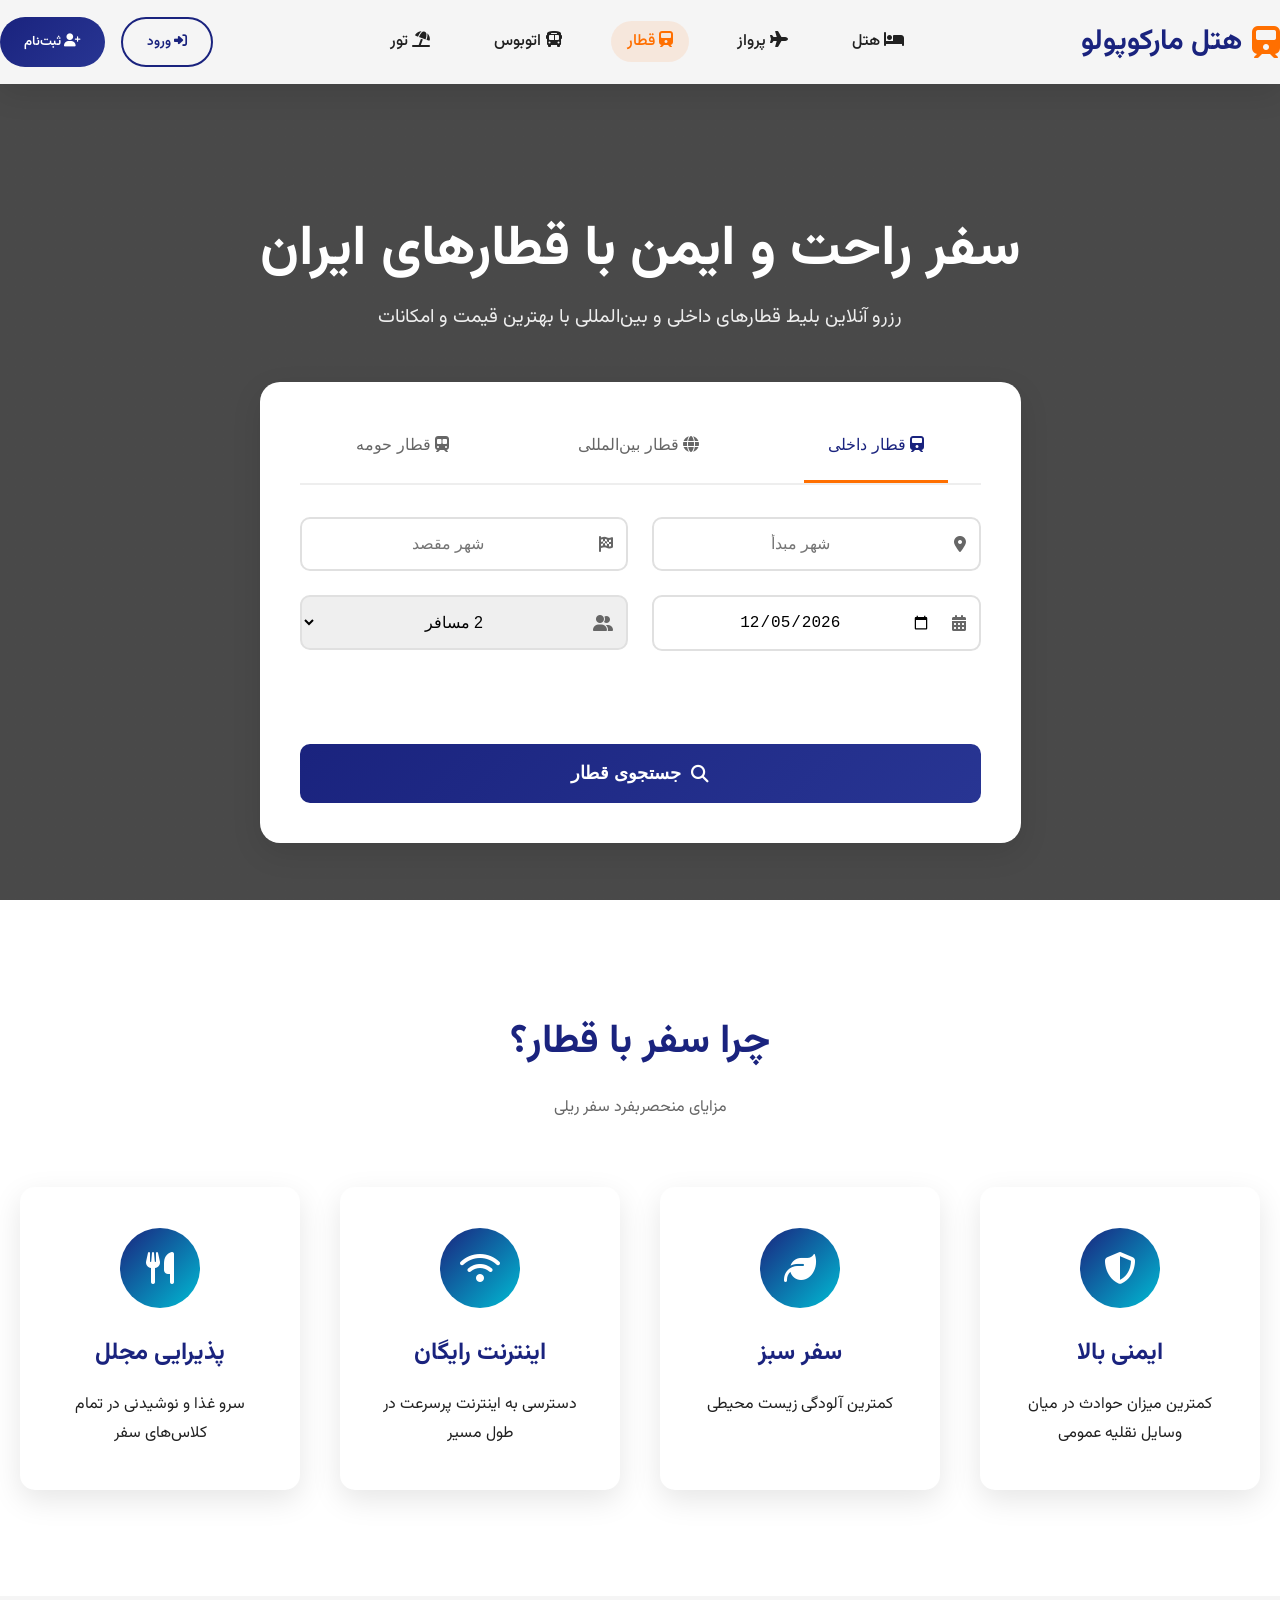
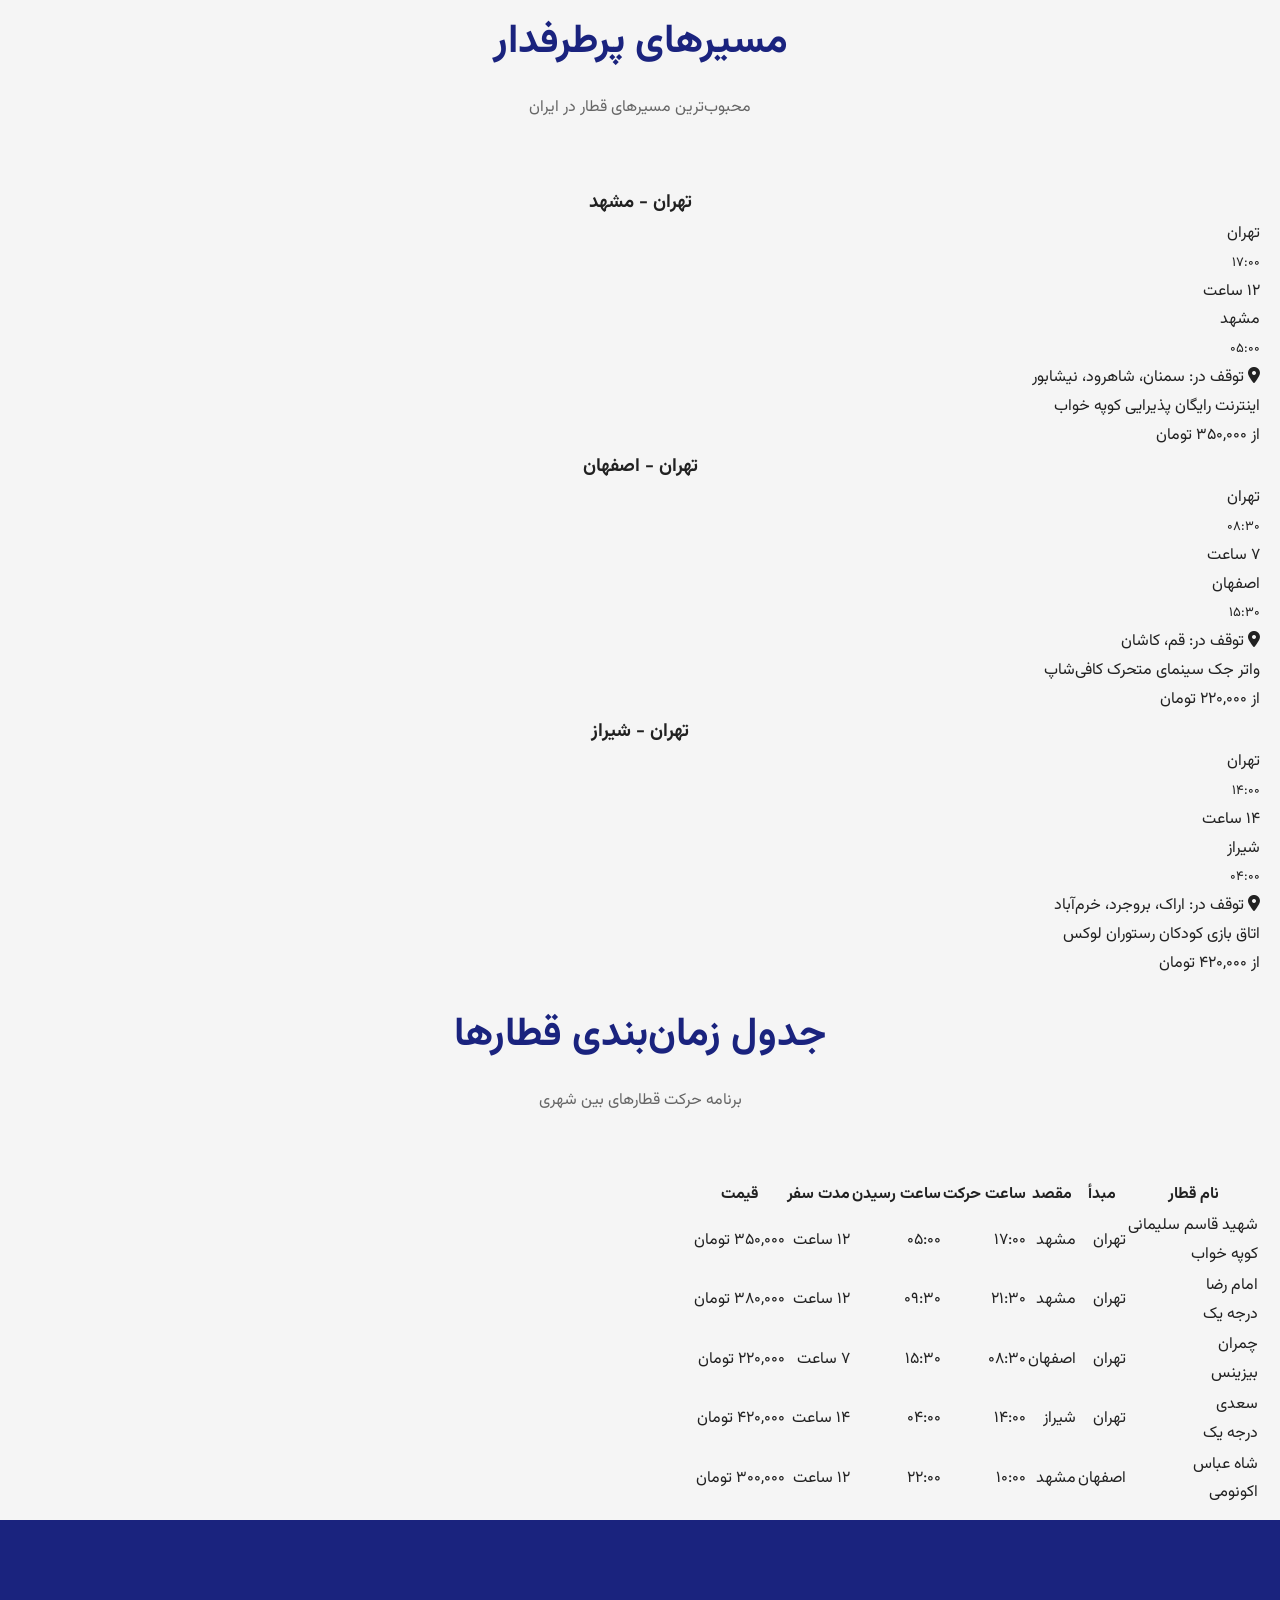
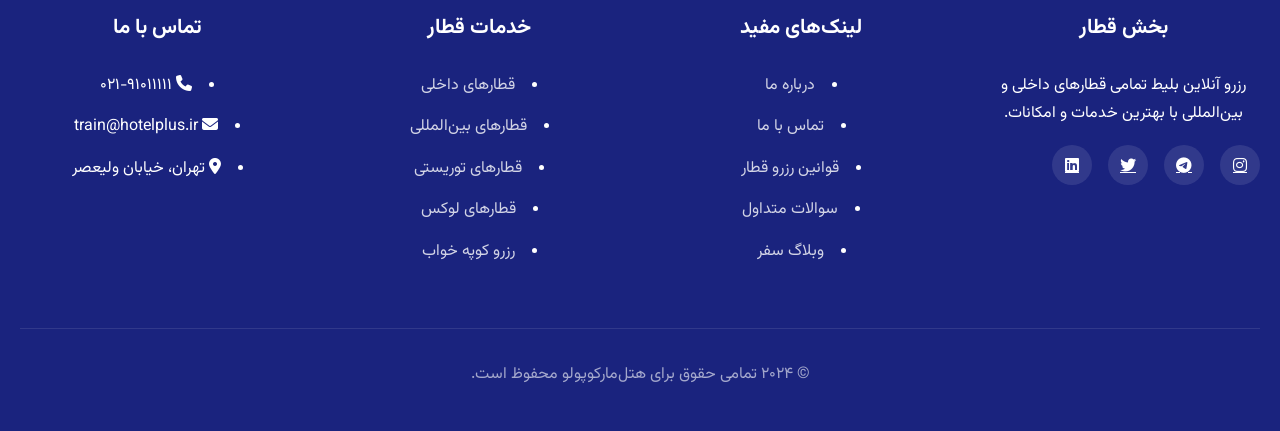
<file: frontend/public/train.html>
<!DOCTYPE html>
<html dir="rtl" lang="fa">
<head>
    <meta charset="UTF-8">
    <meta content="width=device-width, initial-scale=1.0" name="viewport">
    <title>رزرو قطار | قطارهای داخلی و بین‌المللی | هتل مارکوپولو</title>
    <link href="https://cdnjs.cloudflare.com/ajax/libs/font-awesome/6.4.0/css/all.min.css" rel="stylesheet">
    <link href="https://fonts.googleapis.com/css2?family=Vazirmatn:wght@300;400;500;600;700&display=swap"
          rel="stylesheet">
    <link href="style.css" rel="stylesheet">
</head>
<body>
<!-- Header -->
<header>
    <div class="container nav-container">
        <a class="logo" href="index.html">
            <i class="fas fa-train"></i>
            هتل مارکوپولو
        </a>

        <ul class="nav-menu">
            <li><a href="index.html"><i class="fas fa-bed"></i> هتل</a></li>
            <li><a href="flight.html"><i class="fas fa-plane"></i> پرواز</a></li>
            <li><a class="active" href="train.html"><i class="fas fa-train"></i> قطار</a></li>
            <li><a href="bus.html"><i class="fas fa-bus"></i> اتوبوس</a></li>
            <li><a href="tour.html"><i class="fas fa-umbrella-beach"></i> تور</a></li>
        </ul>

        <div class="auth-buttons">
            <button class="btn btn-outline" onclick="window.location.href='login.html'">
                <i class="fas fa-sign-in-alt"></i> ورود
            </button>
            <button class="btn btn-primary" onclick="window.location.href='register.html'">
                <i class="fas fa-user-plus"></i> ثبت‌نام
            </button>
        </div>
    </div>
</header>

<!-- Hero Section برای قطار -->
<section class="hero">
    <div class="container">
        <div class="hero-content">
            <h1>سفر راحت و ایمن با قطارهای ایران</h1>
            <p>رزرو آنلاین بلیط قطارهای داخلی و بین‌المللی با بهترین قیمت و امکانات</p>

            <div class="search-container">
                <div class="search-tabs">
                    <button class="tab active" data-tab="domestic">
                        <i class="fas fa-train"></i> قطار داخلی
                    </button>
                    <button class="tab" data-tab="international">
                        <i class="fas fa-globe"></i> قطار بین‌المللی
                    </button>
                    <button class="tab" data-tab="suburban">
                        <i class="fas fa-subway"></i> قطار حومه
                    </button>
                </div>

                <div class="search-grid">
                    <div class="input-group">
                        <i class="fas fa-map-marker-alt"></i>
                        <input id="origin" placeholder="شهر مبدأ" type="text">
                    </div>

                    <div class="input-group">
                        <i class="fas fa-flag-checkered"></i>
                        <input id="destination" placeholder="شهر مقصد" type="text">
                    </div>

                    <div class="input-group">
                        <i class="fas fa-calendar-alt"></i>
                        <input id="travel-date" type="date">
                    </div>

                    <div class="input-group">
                        <i class="fas fa-user-friends"></i>
                        <select id="passengers">
                            <option value="1">1 مسافر</option>
                            <option selected value="2">2 مسافر</option>
                            <option value="3">3 مسافر</option>
                            <option value="4">4 مسافر</option>
                            <option value="5">5+ مسافر</option>
                        </select>
                    </div>
                </div>

                <!-- کلاس‌های قطار -->
                <div style="margin: 2rem 0; display: flex; gap: 1rem; flex-wrap: wrap;">
                    <div class="class-option" data-class="economy">
                        <i class="fas fa-chair"></i>
                        <span>اکونومی</span>
                    </div>
                    <div class="class-option active" data-class="business">
                        <i class="fas fa-briefcase"></i>
                        <span>بیزینس</span>
                    </div>
                    <div class="class-option" data-class="first">
                        <i class="fas fa-gem"></i>
                        <span>درجه یک</span>
                    </div>
                    <div class="class-option" data-class="sleeper">
                        <i class="fas fa-bed"></i>
                        <span>کوپه خواب</span>
                    </div>
                </div>

                <button class="search-btn" id="search-trains">
                    <i class="fas fa-search"></i>
                    جستجوی قطار
                </button>
            </div>
        </div>
    </div>
</section>

<!-- Features Section -->
<section class="features">
    <div class="container">
        <div class="section-title">
            <h2>چرا سفر با قطار؟</h2>
            <p>مزایای منحصربفرد سفر ریلی</p>
        </div>

        <div class="features-grid">
            <div class="feature-card">
                <div class="feature-icon">
                    <i class="fas fa-shield-alt"></i>
                </div>
                <h3>ایمنی بالا</h3>
                <p>کمترین میزان حوادث در میان وسایل نقلیه عمومی</p>
            </div>

            <div class="feature-card">
                <div class="feature-icon">
                    <i class="fas fa-leaf"></i>
                </div>
                <h3>سفر سبز</h3>
                <p>کمترین آلودگی زیست محیطی</p>
            </div>

            <div class="feature-card">
                <div class="feature-icon">
                    <i class="fas fa-wifi"></i>
                </div>
                <h3>اینترنت رایگان</h3>
                <p>دسترسی به اینترنت پرسرعت در طول مسیر</p>
            </div>

            <div class="feature-card">
                <div class="feature-icon">
                    <i class="fas fa-utensils"></i>
                </div>
                <h3>پذیرایی مجلل</h3>
                <p>سرو غذا و نوشیدنی در تمام کلاس‌های سفر</p>
            </div>
        </div>
    </div>
</section>

<!-- Popular Routes Section -->
<section class="popular-routes">
    <div class="container">
        <div class="section-title">
            <h2>مسیرهای پرطرفدار</h2>
            <p>محبوب‌ترین مسیرهای قطار در ایران</p>
        </div>

        <div class="routes-grid">
            <div class="route-card">
                <h3>تهران - مشهد</h3>
                <div class="route-details">
                    <div>
                        <div>تهران</div>
                        <small>۱۷:۰۰</small>
                    </div>
                    <div class="time-badge">۱۲ ساعت</div>
                    <div>
                        <div>مشهد</div>
                        <small>۰۵:۰۰</small>
                    </div>
                </div>
                <div class="route-stops">
                    <i class="fas fa-map-marker-alt"></i>
                    <span>توقف در: سمنان، شاهرود، نیشابور</span>
                </div>
                <div class="train-features">
                    <span>اینترنت رایگان</span>
                    <span>پذیرایی</span>
                    <span>کوپه خواب</span>
                </div>
                <div class="route-price">از ۳۵۰,۰۰۰ تومان</div>
            </div>

            <div class="route-card">
                <h3>تهران - اصفهان</h3>
                <div class="route-details">
                    <div>
                        <div>تهران</div>
                        <small>۰۸:۳۰</small>
                    </div>
                    <div class="time-badge">۷ ساعت</div>
                    <div>
                        <div>اصفهان</div>
                        <small>۱۵:۳۰</small>
                    </div>
                </div>
                <div class="route-stops">
                    <i class="fas fa-map-marker-alt"></i>
                    <span>توقف در: قم، کاشان</span>
                </div>
                <div class="train-features">
                    <span>واتر جک</span>
                    <span>سینمای متحرک</span>
                    <span>کافی‌شاپ</span>
                </div>
                <div class="route-price">از ۲۲۰,۰۰۰ تومان</div>
            </div>

            <div class="route-card">
                <h3>تهران - شیراز</h3>
                <div class="route-details">
                    <div>
                        <div>تهران</div>
                        <small>۱۴:۰۰</small>
                    </div>
                    <div class="time-badge">۱۴ ساعت</div>
                    <div>
                        <div>شیراز</div>
                        <small>۰۴:۰۰</small>
                    </div>
                </div>
                <div class="route-stops">
                    <i class="fas fa-map-marker-alt"></i>
                    <span>توقف در: اراک، بروجرد، خرم‌آباد</span>
                </div>
                <div class="train-features">
                    <span>اتاق بازی کودکان</span>
                    <span>رستوران لوکس</span>
                </div>
                <div class="route-price">از ۴۲۰,۰۰۰ تومان</div>
            </div>
        </div>
    </div>
</section>

<!-- Schedule Section -->
<section class="schedule-section">
    <div class="container">
        <div class="section-title">
            <h2>جدول زمان‌بندی قطارها</h2>
            <p>برنامه حرکت قطارهای بین شهری</p>
        </div>

        <div class="schedule-table-container">
            <table class="schedule-table">
                <thead>
                <tr>
                    <th>نام قطار</th>
                    <th>مبدأ</th>
                    <th>مقصد</th>
                    <th>ساعت حرکت</th>
                    <th>ساعت رسیدن</th>
                    <th>مدت سفر</th>
                    <th>قیمت</th>
                </tr>
                </thead>
                <tbody>
                <tr>
                    <td>
                        <div class="train-name">شهید قاسم سلیمانی</div>
                        <div class="train-type">کوپه خواب</div>
                    </td>
                    <td>تهران</td>
                    <td>مشهد</td>
                    <td>۱۷:۰۰</td>
                    <td>۰۵:۰۰</td>
                    <td>۱۲ ساعت</td>
                    <td>۳۵۰,۰۰۰ تومان</td>
                </tr>
                <tr>
                    <td>
                        <div class="train-name">امام رضا</div>
                        <div class="train-type">درجه یک</div>
                    </td>
                    <td>تهران</td>
                    <td>مشهد</td>
                    <td>۲۱:۳۰</td>
                    <td>۰۹:۳۰</td>
                    <td>۱۲ ساعت</td>
                    <td>۳۸۰,۰۰۰ تومان</td>
                </tr>
                <tr>
                    <td>
                        <div class="train-name">چمران</div>
                        <div class="train-type">بیزینس</div>
                    </td>
                    <td>تهران</td>
                    <td>اصفهان</td>
                    <td>۰۸:۳۰</td>
                    <td>۱۵:۳۰</td>
                    <td>۷ ساعت</td>
                    <td>۲۲۰,۰۰۰ تومان</td>
                </tr>
                <tr>
                    <td>
                        <div class="train-name">سعدی</div>
                        <div class="train-type">درجه یک</div>
                    </td>
                    <td>تهران</td>
                    <td>شیراز</td>
                    <td>۱۴:۰۰</td>
                    <td>۰۴:۰۰</td>
                    <td>۱۴ ساعت</td>
                    <td>۴۲۰,۰۰۰ تومان</td>
                </tr>
                <tr>
                    <td>
                        <div class="train-name">شاه عباس</div>
                        <div class="train-type">اکونومی</div>
                    </td>
                    <td>اصفهان</td>
                    <td>مشهد</td>
                    <td>۱۰:۰۰</td>
                    <td>۲۲:۰۰</td>
                    <td>۱۲ ساعت</td>
                    <td>۳۰۰,۰۰۰ تومان</td>
                </tr>
                </tbody>
            </table>
        </div>
    </div>
</section>

<!-- Footer -->
<footer>
    <div class="container">
        <div class="footer-grid">
            <div class="footer-col">
                <h3>بخش قطار</h3>
                <p>رزرو آنلاین بلیط تمامی قطارهای داخلی و بین‌المللی با بهترین خدمات و امکانات.</p>
                <div class="social-links">
                    <a href="#"><i class="fab fa-instagram"></i></a>
                    <a href="#"><i class="fab fa-telegram"></i></a>
                    <a href="#"><i class="fab fa-twitter"></i></a>
                    <a href="#"><i class="fab fa-linkedin"></i></a>
                </div>
            </div>

            <div class="footer-col">
                <h3>لینک‌های مفید</h3>
                <ul>
                    <li><a href="#">درباره ما</a></li>
                    <li><a href="#">تماس با ما</a></li>
                    <li><a href="#">قوانین رزرو قطار</a></li>
                    <li><a href="#">سوالات متداول</a></li>
                    <li><a href="#">وبلاگ سفر</a></li>
                </ul>
            </div>

            <div class="footer-col">
                <h3>خدمات قطار</h3>
                <ul>
                    <li><a href="#">قطارهای داخلی</a></li>
                    <li><a href="#">قطارهای بین‌المللی</a></li>
                    <li><a href="#">قطارهای توریستی</a></li>
                    <li><a href="#">قطارهای لوکس</a></li>
                    <li><a href="#">رزرو کوپه خواب</a></li>
                </ul>
            </div>

            <div class="footer-col">
                <h3>تماس با ما</h3>
                <ul>
                    <li><i class="fas fa-phone"></i> ۰۲۱-۹۱۰۱۱۱۱۱</li>
                    <li><i class="fas fa-envelope"></i> train@hotelplus.ir</li>
                    <li><i class="fas fa-map-marker-alt"></i> تهران، خیابان ولیعصر</li>
                </ul>
            </div>
        </div>

        <div class="copyright">
            <p>© ۲۰۲۴ تمامی حقوق برای هتل‌مارکوپولو محفوظ است.</p>
        </div>
    </div>
</footer>

<script>
    // مدیریت تب‌ها
    document.querySelectorAll('.tab').forEach(tab => {
        tab.addEventListener('click', function () {
            document.querySelectorAll('.tab').forEach(t => t.classList.remove('active'));
            this.classList.add('active');
        });
    });

    // مدیریت انتخاب کلاس قطار
    document.querySelectorAll('.class-option').forEach(option => {
        option.addEventListener('click', function () {
            document.querySelectorAll('.class-option').forEach(opt => opt.classList.remove('active'));
            this.classList.add('active');
        });
    });

    // تنظیم تاریخ پیش‌فرض (فردا)
    const tomorrow = new Date();
    tomorrow.setDate(tomorrow.getDate() + 1);
    document.getElementById('travel-date').value = tomorrow.toISOString().split('T')[0];

    // انیمیشن اسکرول هدر
    window.addEventListener('scroll', function () {
        const header = document.querySelector('header');
        if (window.scrollY > 100) {
            header.style.background = 'rgba(255, 255, 255, 0.98)';
            header.style.boxShadow = '0 5px 20px rgba(0, 0, 0, 0.1)';
        } else {
            header.style.background = 'rgba(255, 255, 255, 0.95)';
            header.style.boxShadow = '0 10px 30px rgba(0, 0, 0, 0.1)';
        }
    });

    // شبیه‌سازی جستجو
    document.getElementById('search-trains').addEventListener('click', function () {
        const origin = document.getElementById('origin').value;
        const destination = document.getElementById('destination').value;
        const date = document.getElementById('travel-date').value;
        const selectedClass = document.querySelector('.class-option.active').getAttribute('data-class');

        if (origin && destination) {
            const classNames = {
                'economy': 'اکونومی',
                'business': 'بیزینس',
                'first': 'درجه یک',
                'sleeper': 'کوپه خواب'
            };

            alert(`در حال جستجوی قطار از ${origin} به ${destination} در تاریخ ${date} با کلاس ${classNames[selectedClass]} ...`);
        } else {
            alert('لطفاً مبدأ و مقصد را وارد کنید.');
        }
    });
</script>
<script src="config.js"></script>
<script src="train.js"></script>
</body>
</html>
</file>
<file: frontend/public/style.css>
:root {
    --primary: #1a237e;
    --secondary: #ff6f00;
    --accent: #00bcd4;
    --light: #f5f5f5;
    --dark: #212121;
    --success: #4caf50;
    --shadow: 0 10px 30px rgba(0, 0, 0, 0.1);
    --gradient: linear-gradient(135deg, #1a237e, #283593);
}

* {
    margin: 0;
    padding: 0;
    box-sizing: border-box;
}

body {
    font-family: 'Vazirmatn', sans-serif;
    background: var(--light);
    color: var(--dark);
    line-height: 1.8;
    overflow-x: hidden;
}

.container {
    max-width: 1400px;
    margin: 0 auto;
    padding: 10px 20px;
}

/* Navigation - Modern */
header {
    background: rgba(255, 255, 255, 0.95);
    backdrop-filter: blur(10px);
    position: fixed;
    top: 0;
    width: 100%;
    z-index: 1000;
    box-shadow: var(--shadow);
    transition: all 0.3s ease;
}

.nav-container {
    display: flex;
    justify-content: space-between;
    align-items: center;
    padding: 1rem 0;
}

.logo {
    display: flex;
    align-items: center;
    gap: 10px;
    font-size: 1.8rem;
    font-weight: 700;
    color: var(--primary);
    text-decoration: none;
}

.logo i {
    color: var(--secondary);
    font-size: 2rem;
}

.nav-menu {
    display: flex;
    gap: 2rem;
    list-style: none;
}

.nav-menu a {
    color: var(--dark);
    text-decoration: none;
    font-weight: 500;
    padding: 0.5rem 1rem;
    border-radius: 25px;
    transition: all 0.3s ease;
    position: relative;
}

.nav-menu a:hover {
    color: var(--primary);
    background: rgba(26, 35, 126, 0.05);
}

.nav-menu a.active {
    color: var(--secondary);
    background: rgba(255, 111, 0, 0.1);
}

.nav-menu a::after {
    content: '';
    position: absolute;
    bottom: -5px;
    right: 50%;
    width: 0;
    height: 2px;
    background: var(--secondary);
    transition: all 0.3s ease;
}

.nav-menu a:hover::after {
    width: 50%;
    right: 25%;
}

.auth-buttons {
    display: flex;
    gap: 1rem;
}

.btn {
    padding: 0.8rem 1.5rem;
    border-radius: 25px;
    font-weight: 600;
    cursor: pointer;
    transition: all 0.3s ease;
    border: none;
    font-family: inherit;
}

.btn-outline {
    background: transparent;
    border: 2px solid var(--primary);
    color: var(--primary);
}

.btn-outline:hover {
    background: var(--primary);
    color: white;
    transform: translateY(-2px);
}

.btn-primary {
    background: var(--gradient);
    color: white;
}

.btn-primary:hover {
    transform: translateY(-2px);
    box-shadow: 0 5px 15px rgba(26, 35, 126, 0.3);
}

/* Hero Section - Modern */
.hero {
    background: linear-gradient(rgba(0, 0, 0, 0.7), rgba(0, 0, 0, 0.7)),
    url('https://images.unsplash.com/photo-1566073771259-6a8506099945?ixlib=rb-4.0.3&auto=format&fit=crop&w=1920&q=80');
    background-size: cover;
    background-position: center;
    height: 100vh;
    min-height: 700px;
    display: flex;
    align-items: center;
    color: white;
    position: relative;
    overflow: hidden;
}

.hero-content {
    max-width: 900px;
    animation: fadeInUp 1s ease;
}

@keyframes fadeInUp {
    from {
        opacity: 0;
        transform: translateY(30px);
    }
    to {
        opacity: 1;
        transform: translateY(0);
    }
}

.hero h1 {
    font-size: 3.5rem;
    font-weight: 700;
    margin-bottom: 1rem;
    margin-top: 10rem;
    line-height: 1.2;
}

.hero p {
    font-size: 1.2rem;
    margin-bottom: 2rem;
    opacity: 0.9;
}

/* Search Box - Modern */
.search-container {
    background: white;
    border-radius: 20px;
    padding: 2.5rem;
    box-shadow: var(--shadow);
    margin-top: 3rem;
    animation: slideUp 1s ease 0.3s both;
}

@keyframes slideUp {
    from {
        opacity: 0;
        transform: translateY(50px);
    }
    to {
        opacity: 1;
        transform: translateY(0);
    }
}

.search-tabs {
    display: flex;
    gap: 1rem;
    margin-bottom: 2rem;
    border-bottom: 2px solid #eee;
    padding-bottom: 1rem;
}

.tab {
    padding: 0.8rem 1.5rem;
    background: none;
    border: none;
    font-size: 1rem;
    cursor: pointer;
    position: relative;
    color: #666;
    font-weight: 500;
    transition: all 0.3s ease;
}

.tab.active {
    color: var(--primary);
}

.tab.active::after {
    content: '';
    position: absolute;
    bottom: -1rem;
    right: 0;
    width: 100%;
    height: 3px;
    background: var(--secondary);
}

.search-grid {
    display: grid;
    grid-template-columns: repeat(auto-fit, minmax(250px, 1fr));
    gap: 1.5rem;
    margin-bottom: 1.5rem;
}

.input-group {
    position: relative;
}

.input-group i {
    position: absolute;
    right: 15px;
    top: 50%;
    transform: translateY(-50%);
    color: #666;
}

.input-group input,
.input-group select {
    width: 100%;
    padding: 1rem 3rem 1rem 1rem;
    border: 2px solid #e0e0e0;
    border-radius: 10px;
    font-size: 1rem;
    transition: all 0.3s ease;
}

.input-group input:focus,
.input-group select:focus {
    border-color: var(--accent);
    outline: none;
    box-shadow: 0 0 0 3px rgba(0, 188, 212, 0.1);
}

.search-btn {
    background: var(--gradient);
    color: white;
    border: none;
    padding: 1.2rem 3rem;
    border-radius: 10px;
    font-size: 1.1rem;
    font-weight: 600;
    cursor: pointer;
    transition: all 0.3s ease;
    display: flex;
    align-items: center;
    justify-content: center;
    gap: 10px;
    width: 100%;
}

.search-btn:hover {
    transform: translateY(-3px);
    box-shadow: 0 10px 25px rgba(26, 35, 126, 0.3);
}

/* Features Section */
.features {
    padding: 6rem 0;
    background: white;
}

.section-title {
    text-align: center;
    margin-bottom: 4rem;
}

.section-title h2 {
    font-size: 2.5rem;
    color: var(--primary);
    margin-bottom: 1rem;
}

.section-title p {
    color: #666;
    max-width: 600px;
    margin: 0 auto;
}

.features-grid {
    display: grid;
    grid-template-columns: repeat(auto-fit, minmax(280px, 1fr));
    gap: 2.5rem;
}

.feature-card {
    background: white;
    border-radius: 15px;
    padding: 2.5rem;
    text-align: center;
    box-shadow: var(--shadow);
    transition: all 0.3s ease;
    border: 1px solid transparent;
}

.feature-card:hover {
    transform: translateY(-10px);
    border-color: var(--accent);
    box-shadow: 0 20px 40px rgba(0, 0, 0, 0.1);
}

.feature-icon {
    width: 80px;
    height: 80px;
    background: linear-gradient(135deg, var(--primary), var(--accent));
    border-radius: 50%;
    display: flex;
    align-items: center;
    justify-content: center;
    margin: 0 auto 1.5rem;
    color: white;
    font-size: 2rem;
}

.feature-card h3 {
    font-size: 1.5rem;
    margin-bottom: 1rem;
    color: var(--primary);
}

/* Popular Hotels */
.popular-hotels {
    padding: 6rem 0;
    background: var(--light);
}

.hotels-grid {
    display: grid;
    grid-template-columns: repeat(auto-fit, minmax(350px, 1fr));
    gap: 2rem;
}

.hotel-card {
    background: white;
    border-radius: 20px;
    overflow: hidden;
    box-shadow: var(--shadow);
    transition: all 0.3s ease;
}

.hotel-card:hover {
    transform: translateY(-10px);
    box-shadow: 0 25px 50px rgba(0, 0, 0, 0.15);
}

.hotel-img {
    height: 250px;
    overflow: hidden;
}

.hotel-img img {
    width: 100%;
    height: 100%;
    object-fit: cover;
    transition: transform 0.5s ease;
}

.hotel-card:hover .hotel-img img {
    transform: scale(1.1);
}

.hotel-info {
    padding: 1.5rem;
}

.hotel-rating {
    display: flex;
    align-items: center;
    gap: 5px;
    color: #ffc107;
    margin-bottom: 0.5rem;
}

.hotel-price {
    font-size: 1.5rem;
    font-weight: 700;
    color: var(--secondary);
    margin-top: 1rem;
}

/* Footer */
footer {
    background: var(--primary);
    color: white;
    padding: 5rem 0 2rem;
}

.footer-grid {
    display: grid;
    grid-template-columns: repeat(auto-fit, minmax(250px, 1fr));
    gap: 3rem;
    margin-bottom: 3rem;
}

.footer-col h3 {
    font-size: 1.3rem;
    margin-bottom: 1.5rem;
    color: white;
}

.footer-col ul li {
    margin-bottom: 0.8rem;
}

.footer-col ul li a {
    color: rgba(255, 255, 255, 0.8);
    text-decoration: none;
    transition: color 0.3s ease;
}

.footer-col ul li a:hover {
    color: white;
    padding-right: 5px;
}

.social-links {
    display: flex;
    gap: 1rem;
    margin-top: 1rem;
}

.social-links a {
    width: 40px;
    height: 40px;
    border-radius: 50%;
    background: rgba(255, 255, 255, 0.1);
    display: flex;
    align-items: center;
    justify-content: center;
    color: white;
    transition: all 0.3s ease;
}

.social-links a:hover {
    background: var(--secondary);
    transform: translateY(-3px);
}

.copyright {
    text-align: center;
    padding-top: 2rem;
    border-top: 1px solid rgba(255, 255, 255, 0.1);
    color: rgba(255, 255, 255, 0.6);
}

/* Responsive */
@media (max-width: 992px) {
    .hero h1 {
        font-size: 2.8rem;
    }

    .nav-menu {
        display: none;
    }

    .mobile-menu-btn {
        display: block;
        background: none;
        border: none;
        font-size: 1.5rem;
        color: var(--primary);
        cursor: pointer;
    }
}

@media (max-width: 768px) {
    .hero h1 {
        font-size: 2.2rem;
    }

    .search-grid {
        grid-template-columns: 1fr;
    }

    .hotels-grid {
        grid-template-columns: 1fr;
    }

    .features-grid {
        grid-template-columns: 1fr;
    }
}

h1, h2, h3, h4, h5, h6 {
    text-align: center;
    width: 100%;
}

p {
    text-align: center;
    margin-right: auto;
    margin-left: auto;
}

li {
    text-align: center;
    list-style-position: inside;
}

button {
    display: block;
    margin-right: auto;
    margin-left: auto;
}

form {
    text-align: center;
}

input, select, textarea {
    text-align: center;
}


img {
    display: block;
    margin-right: auto;
    margin-left: auto;
}
</file>
